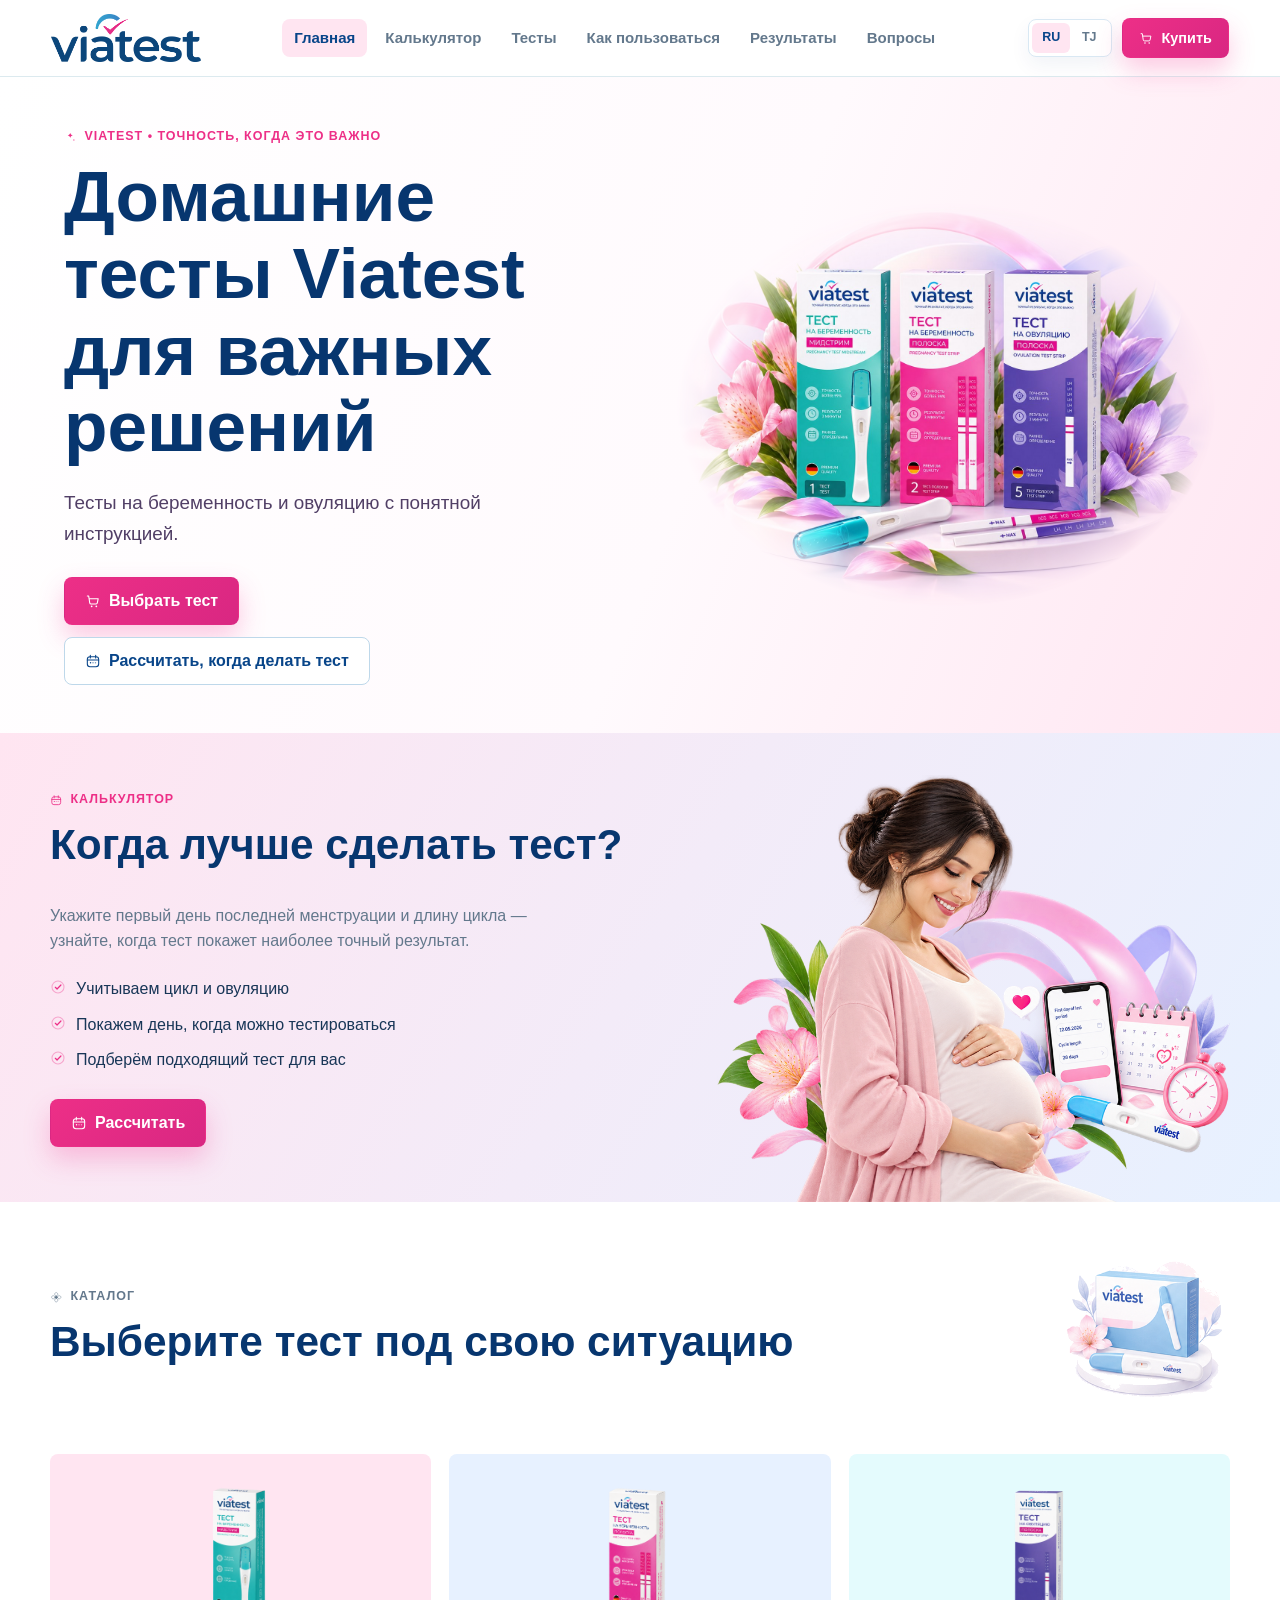
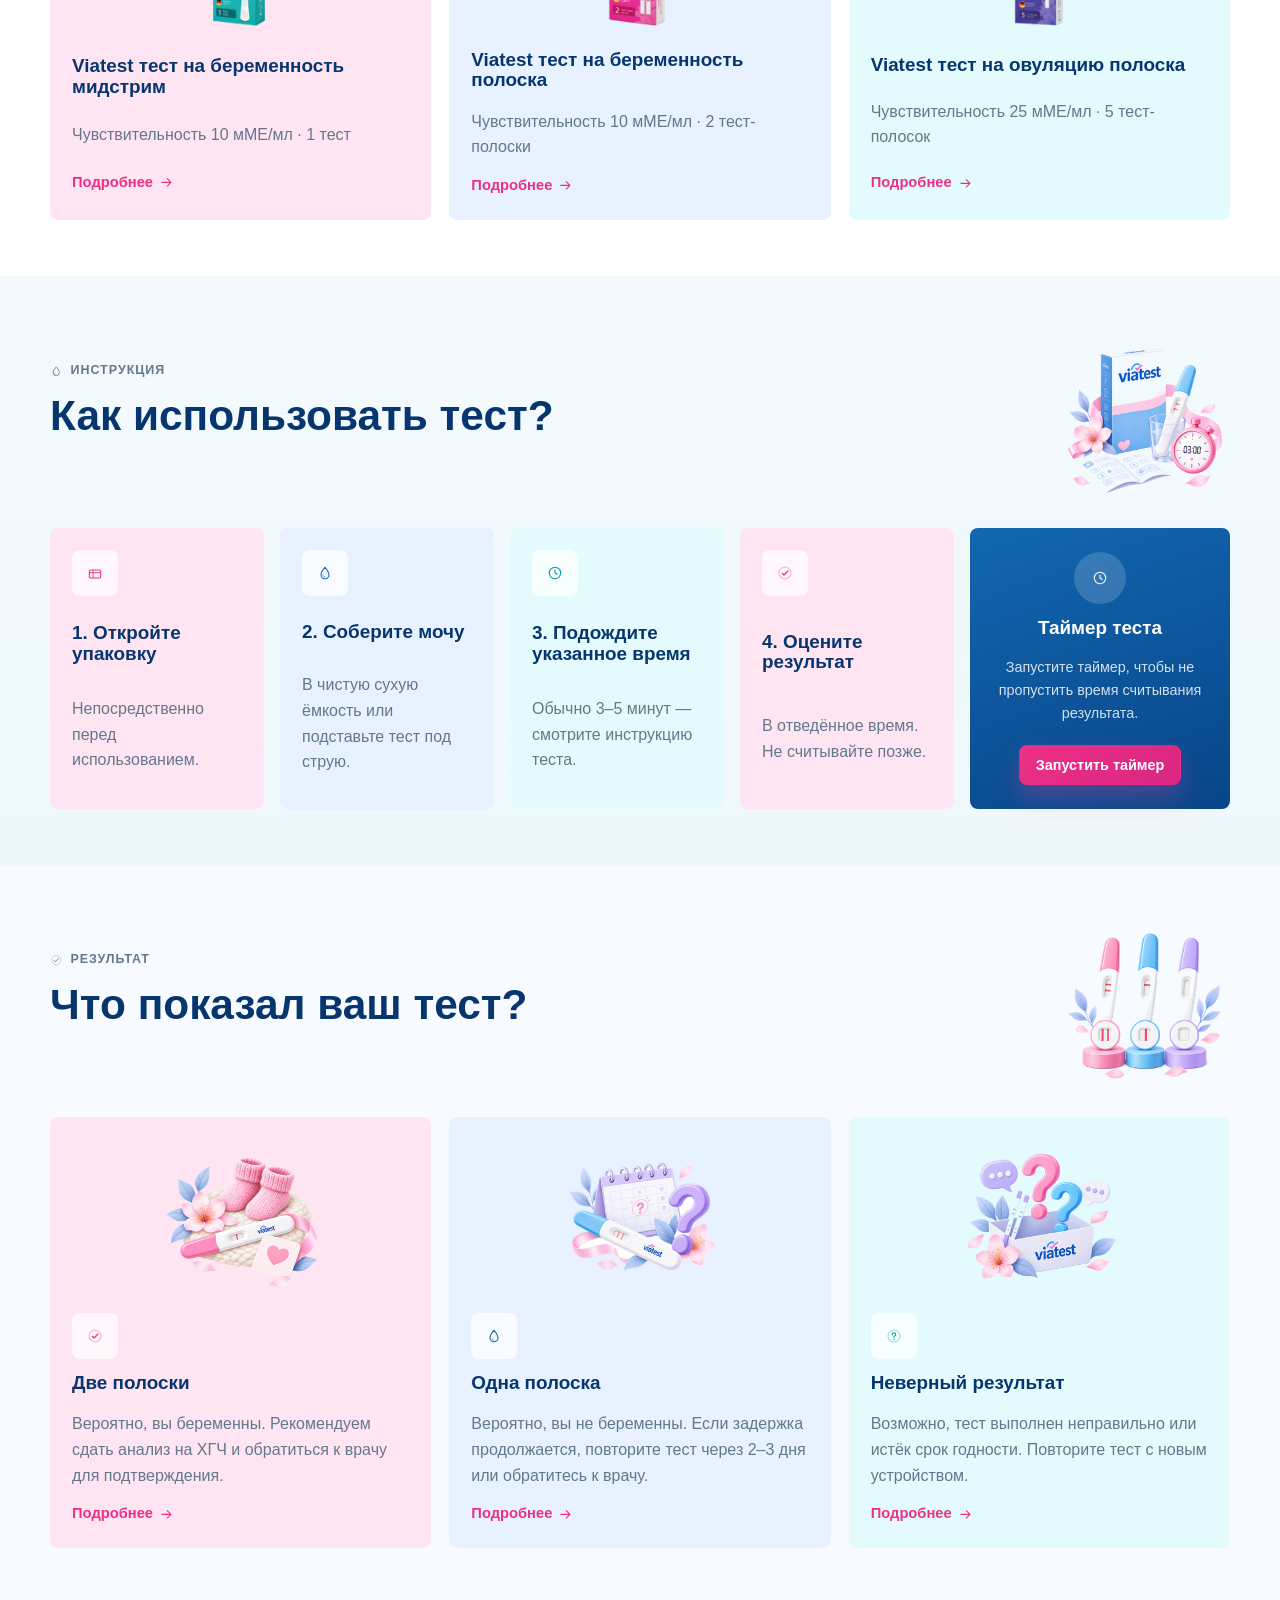
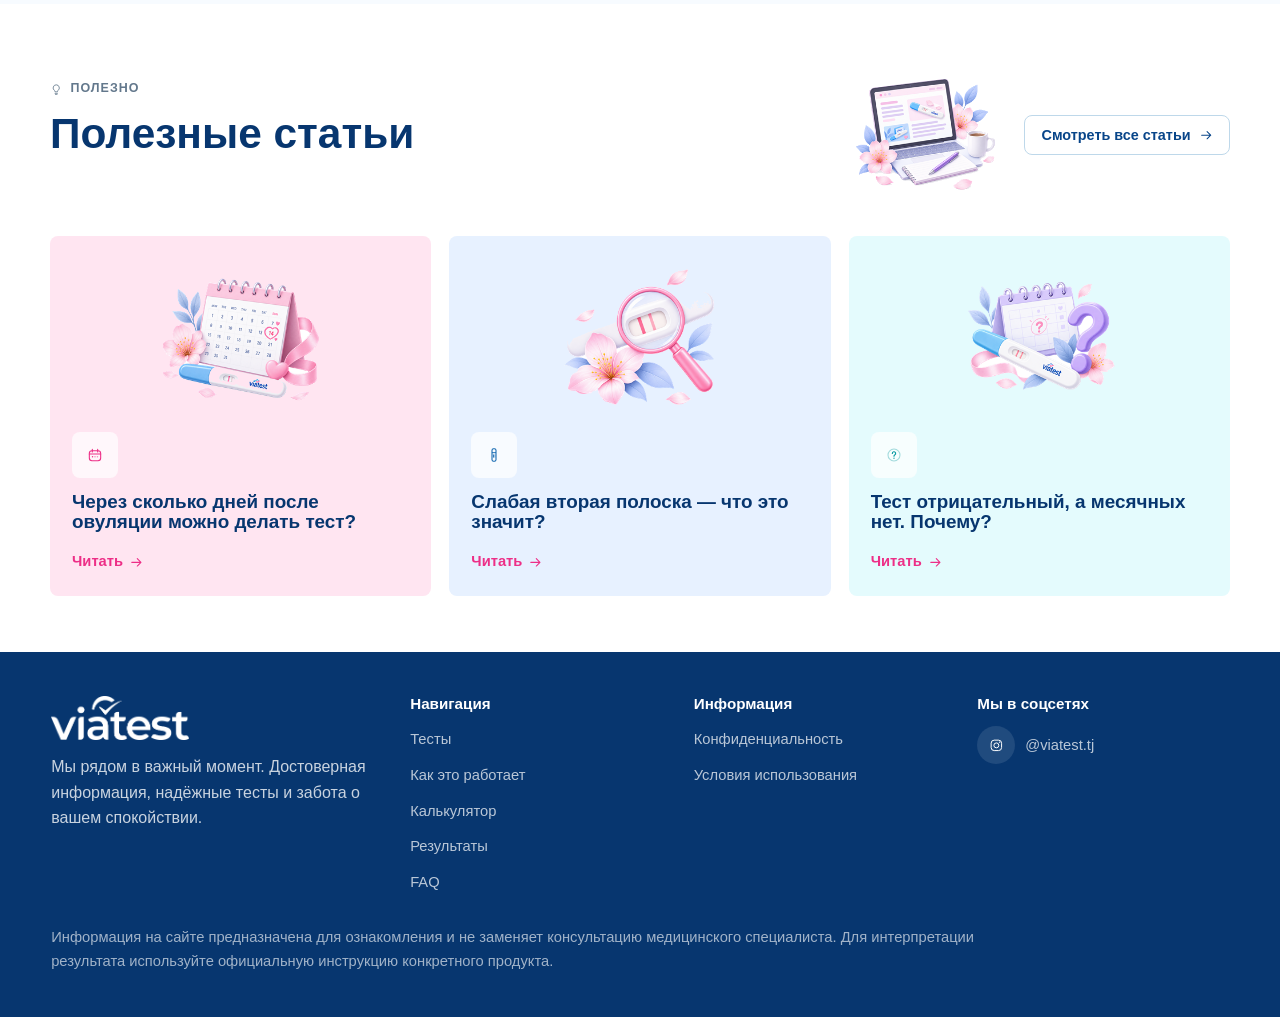
<file: index.html>
﻿<!doctype html>
<html lang="ru">
  <head>
    <meta charset="utf-8" />
    <meta name="viewport" content="width=device-width, initial-scale=1" />
    <title>Viatest — тесты на беременность и овуляцию</title>
    <meta
      name="description"
      content="Информационный сайт Viatest: как выбрать тест, когда проводить тестирование, как пользоваться и как читать результат по официальной инструкции."
    />
    <meta property="og:type" content="website" />
    <meta property="og:title" content="Viatest — тесты на беременность и овуляцию" />
    <meta
      property="og:description"
      content="Понятный и бережный путь: когда делать тест, какой выбрать, как использовать и что делать после результата."
    />
    <meta property="og:image" content="assets/products/hcg-midstream-box.png" />
    <meta name="theme-color" content="#fff9fd" />
    <link rel="icon" type="image/png" sizes="32x32" href="assets/logo/favicon-32.png" />
    <link rel="icon" type="image/png" sizes="192x192" href="assets/logo/favicon-192.png" />
    <link rel="apple-touch-icon" href="assets/logo/apple-touch-icon.png" />
    <link rel="stylesheet" href="styles.css" />
    <script type="application/ld+json">
      {
        "@context": "https://schema.org",
        "@type": "WebSite",
        "name": "Viatest",
        "url": "/",
        "inLanguage": "ru",
        "about": "Тесты на беременность и овуляцию Viatest"
      }
    </script>
  </head>
  <body>
    <svg xmlns="http://www.w3.org/2000/svg" style="display:none" aria-hidden="true">
      <symbol id="icon-flower" viewBox="0 0 24 24">
        <g fill="none" stroke="currentColor" stroke-width="1.6" stroke-linecap="round" stroke-linejoin="round">
          <circle cx="12" cy="12" r="2.4" fill="currentColor" stroke="none"/>
          <path d="M12 9.6c-1.6 0-3-1.2-3-3.3S10.4 3 12 3s3 1.6 3 3.3-1.4 3.3-3 3.3Z" opacity=".55"/>
          <path d="M12 14.4c1.6 0 3 1.2 3 3.3S13.6 21 12 21s-3-1.6-3-3.3 1.4-3.3 3-3.3Z" opacity=".55"/>
          <path d="M9.6 12c0 1.6-1.2 3-3.3 3S3 13.6 3 12s1.6-3 3.3-3 3.3 1.4 3.3 3Z" opacity=".55"/>
          <path d="M14.4 12c0-1.6 1.2-3 3.3-3S21 10.4 21 12s-1.6 3-3.3 3-3.3-1.4-3.3-3Z" opacity=".55"/>
        </g>
      </symbol>
      <symbol id="icon-drop" viewBox="0 0 24 24">
        <path d="M12 3.5s6 6.7 6 11.2a6 6 0 1 1-12 0c0-4.5 6-11.2 6-11.2Z" fill="none" stroke="currentColor" stroke-width="1.6" stroke-linejoin="round"/>
        <path d="M8.8 15.2a3.3 3.3 0 0 0 3.2 3.1" fill="none" stroke="currentColor" stroke-width="1.4" stroke-linecap="round" opacity=".6"/>
      </symbol>
      <symbol id="icon-calendar" viewBox="0 0 24 24">
        <rect x="3.5" y="5.5" width="17" height="15" rx="4" fill="none" stroke="currentColor" stroke-width="1.6"/>
        <path d="M8 3.5v4M16 3.5v4M3.5 10.5h17" stroke="currentColor" stroke-width="1.6" stroke-linecap="round"/>
        <circle cx="8.3" cy="14.5" r="1.1" fill="currentColor" stroke="none"/>
        <circle cx="12" cy="14.5" r="1.1" fill="currentColor" stroke="none" opacity=".55"/>
        <circle cx="15.7" cy="14.5" r="1.1" fill="currentColor" stroke="none" opacity=".55"/>
      </symbol>
      <symbol id="icon-heart" viewBox="0 0 24 24">
        <path d="M12 20s-7.4-4.6-9.6-9.2C1 7.4 2.6 4 6.2 4c2 0 3.6 1.1 4.6 2.6l1.2 1.8 1.2-1.8C14.2 5.1 15.8 4 17.8 4c3.6 0 5.2 3.4 3.8 6.8C19.4 15.4 12 20 12 20Z" fill="none" stroke="currentColor" stroke-width="1.6" stroke-linejoin="round"/>
      </symbol>
      <symbol id="icon-check" viewBox="0 0 24 24">
        <circle cx="12" cy="12" r="9" fill="none" stroke="currentColor" stroke-width="1.6" opacity=".35"/>
        <path d="M8 12.4l2.6 2.6L16.4 9" fill="none" stroke="currentColor" stroke-width="1.8" stroke-linecap="round" stroke-linejoin="round"/>
      </symbol>
      <symbol id="icon-clock" viewBox="0 0 24 24">
        <circle cx="12" cy="12" r="8.5" fill="none" stroke="currentColor" stroke-width="1.6"/>
        <path d="M12 7.5V12l3.2 1.9" fill="none" stroke="currentColor" stroke-width="1.6" stroke-linecap="round" stroke-linejoin="round"/>
      </symbol>
      <symbol id="icon-shield" viewBox="0 0 24 24">
        <path d="M12 3.5l7 2.6v5.4c0 5-3 7.9-7 9-4-1.1-7-4-7-9V6.1l7-2.6Z" fill="none" stroke="currentColor" stroke-width="1.6" stroke-linejoin="round"/>
        <path d="M9 12.2l2.1 2.1 3.9-4.1" fill="none" stroke="currentColor" stroke-width="1.6" stroke-linecap="round" stroke-linejoin="round"/>
      </symbol>
      <symbol id="icon-chat" viewBox="0 0 24 24">
        <path d="M4 5.5h16a1 1 0 0 1 1 1V15a1 1 0 0 1-1 1H9.5L5 19.5V16H4a1 1 0 0 1-1-1V6.5a1 1 0 0 1 1-1Z" fill="none" stroke="currentColor" stroke-width="1.6" stroke-linejoin="round"/>
        <circle cx="8.3" cy="10.7" r="1" fill="currentColor" stroke="none"/>
        <circle cx="12" cy="10.7" r="1" fill="currentColor" stroke="none" opacity=".6"/>
        <circle cx="15.7" cy="10.7" r="1" fill="currentColor" stroke="none" opacity=".6"/>
      </symbol>
      <symbol id="icon-leaf" viewBox="0 0 24 24">
        <path d="M5 19c8.5 0 14-5.5 14-14 0-.8-.05-1.4-.1-1.9C10.4 3.6 5 8.6 5 17c0 .5.05 1.3.1 2Z" fill="none" stroke="currentColor" stroke-width="1.6" stroke-linejoin="round"/>
        <path d="M6.5 17.5 17 7" fill="none" stroke="currentColor" stroke-width="1.4" stroke-linecap="round" opacity=".55"/>
      </symbol>
      <symbol id="icon-strip" viewBox="0 0 24 24">
        <rect x="9" y="2.5" width="6" height="19" rx="2.4" fill="none" stroke="currentColor" stroke-width="1.6"/>
        <path d="M9 8.5h6" stroke="currentColor" stroke-width="1.4"/>
        <rect x="10.4" y="11" width="1.4" height="5" rx=".7" fill="currentColor" stroke="none"/>
        <rect x="12.6" y="11" width="1.4" height="5" rx=".7" fill="currentColor" stroke="none" opacity=".55"/>
      </symbol>
      <symbol id="icon-box" viewBox="0 0 24 24">
        <path d="M12 3.5l8 4v9l-8 4-8-4v-9l8-4Z" fill="none" stroke="currentColor" stroke-width="1.6" stroke-linejoin="round"/>
        <path d="M4 7.5 12 11l8-3.5M12 11v10" fill="none" stroke="currentColor" stroke-width="1.4" stroke-linejoin="round" opacity=".6"/>
      </symbol>
      <symbol id="icon-sparkle" viewBox="0 0 24 24">
        <path d="M12 3.5c.6 3 2 4.4 5 5-3 .6-4.4 2-5 5-.6-3-2-4.4-5-5 3-.6 4.4-2 5-5Z" fill="currentColor" stroke="none"/>
        <path d="M19 15c.3 1.4.9 2 2.3 2.3-1.4.3-2 .9-2.3 2.3-.3-1.4-.9-2-2.3-2.3 1.4-.3 2-.9 2.3-2.3Z" fill="currentColor" stroke="none" opacity=".6"/>
      </symbol>
      <symbol id="icon-bulb" viewBox="0 0 24 24">
        <path d="M12 3.5a6 6 0 0 1 3.4 10.9c-.5.35-.9 1-.9 1.7V17H9.5v-.9c0-.7-.4-1.35-.9-1.7A6 6 0 0 1 12 3.5Z" fill="none" stroke="currentColor" stroke-width="1.6" stroke-linejoin="round"/>
        <path d="M9.7 20h4.6M10.4 22h3.2" stroke="currentColor" stroke-width="1.4" stroke-linecap="round"/>
      </symbol>
      <symbol id="icon-question" viewBox="0 0 24 24">
        <circle cx="12" cy="12" r="9" fill="none" stroke="currentColor" stroke-width="1.6" opacity=".35"/>
        <path d="M9.5 9.6a2.5 2.5 0 1 1 3.6 2.25c-.7.35-1.1.85-1.1 1.55v.4" fill="none" stroke="currentColor" stroke-width="1.7" stroke-linecap="round"/>
        <circle cx="12" cy="16.7" r="1" fill="currentColor" stroke="none"/>
      </symbol>
      <symbol id="icon-arrow-right" viewBox="0 0 24 24">
        <path d="M4.5 12h15M13.5 6l6 6-6 6" fill="none" stroke="currentColor" stroke-width="1.8" stroke-linecap="round" stroke-linejoin="round"/>
      </symbol>
      <symbol id="icon-cart" viewBox="0 0 24 24">
        <path d="M3.5 4.5h2l1.6 10.3a2 2 0 0 0 2 1.7h7.4a2 2 0 0 0 2-1.6l1.3-6.4H6.4" fill="none" stroke="currentColor" stroke-width="1.6" stroke-linecap="round" stroke-linejoin="round"/>
        <circle cx="10" cy="20" r="1.3" fill="currentColor" stroke="none"/>
        <circle cx="17" cy="20" r="1.3" fill="currentColor" stroke="none"/>
      </symbol>
      <symbol id="icon-sun" viewBox="0 0 24 24">
        <circle cx="12" cy="12" r="4" fill="none" stroke="currentColor" stroke-width="1.6"/>
        <path d="M12 2.8v2.4M12 18.8v2.4M4.9 4.9l1.7 1.7M17.4 17.4l1.7 1.7M2.8 12h2.4M18.8 12h2.4M4.9 19.1l1.7-1.7M17.4 6.6l1.7-1.7" stroke="currentColor" stroke-width="1.4" stroke-linecap="round"/>
      </symbol>
      <symbol id="icon-lock" viewBox="0 0 24 24">
        <rect x="5" y="10.5" width="14" height="10" rx="2.4" fill="none" stroke="currentColor" stroke-width="1.6"/>
        <path d="M8 10.5V8a4 4 0 0 1 8 0v2.5" fill="none" stroke="currentColor" stroke-width="1.6" stroke-linecap="round"/>
        <circle cx="12" cy="15" r="1.3" fill="currentColor" stroke="none"/>
      </symbol>
      <symbol id="icon-package" viewBox="0 0 24 24">
        <rect x="3.5" y="7.5" width="17" height="12" rx="2" fill="none" stroke="currentColor" stroke-width="1.6"/>
        <path d="M3.5 11.5h17M9 7.5v12" stroke="currentColor" stroke-width="1.4"/>
      </symbol>
      <symbol id="icon-truck" viewBox="0 0 24 24">
        <path d="M3 7h11v9H3zM14 10h4l3 3v3h-7z" fill="none" stroke="currentColor" stroke-width="1.6" stroke-linejoin="round"/>
        <circle cx="7.5" cy="18.5" r="1.6" fill="none" stroke="currentColor" stroke-width="1.5"/>
        <circle cx="17.5" cy="18.5" r="1.6" fill="none" stroke="currentColor" stroke-width="1.5"/>
      </symbol>
      <symbol id="icon-badge" viewBox="0 0 24 24">
        <circle cx="12" cy="9.5" r="5.5" fill="none" stroke="currentColor" stroke-width="1.6"/>
        <path d="M9 13.5 7.5 21l4.5-2.4 4.5 2.4-1.5-7.5" fill="none" stroke="currentColor" stroke-width="1.6" stroke-linejoin="round"/>
      </symbol>
      <symbol id="icon-bag" viewBox="0 0 24 24">
        <path d="M6 8h12l1 12.5H5L6 8Z" fill="none" stroke="currentColor" stroke-width="1.6" stroke-linejoin="round"/>
        <path d="M9 8V6a3 3 0 0 1 6 0v2" fill="none" stroke="currentColor" stroke-width="1.6" stroke-linecap="round"/>
      </symbol>
    </svg>

    <header class="site-header" id="top">
      <a class="brand" href="index.html" aria-label="Viatest">
        <img src="assets/logo/viatest-logo.png" alt="Viatest" width="2326" height="745" />
      </a>
      <button class="menu-toggle" type="button" aria-label="Открыть меню" aria-expanded="false">
        <span></span>
        <span></span>
        <span></span>
      </button>
      <nav class="main-nav" aria-label="Основная навигация">
        <a href="index.html" aria-current="page">Главная</a>
        <a href="calculator.html">Калькулятор</a>
        <a href="tests.html">Тесты</a>
        <a href="instructions.html">Как пользоваться</a>
        <a href="results.html">Результаты</a>
        <a href="faq.html">Вопросы</a>
      </nav>
      <div class="header-actions">
        <div class="language-switcher" role="group" aria-label="Язык сайта">
          <button class="language-option is-active" type="button" data-lang-switch="ru">RU</button>
          <button class="language-option" type="button" data-lang-switch="tj">TJ</button>
        </div>
        <a class="button button-primary button-small" href="#" data-buy="default" data-place="header"
          ><svg class="icon"><use href="#icon-cart"></use></svg>Купить</a
        >
      </div>
    </header>

    <main>
      <section class="hero section-band" aria-labelledby="hero-title">
        <span class="hero-blob hero-blob-1" aria-hidden="true"></span>
        <span class="hero-blob hero-blob-2" aria-hidden="true"></span>
        <div class="hero-copy">
          <p class="eyebrow"><svg class="icon"><use href="#icon-sparkle"></use></svg>Viatest • точность, когда это важно</p>
          <h1 id="hero-title">Домашние тесты Viatest для важных решений</h1>
          <p class="hero-lead">Тесты на беременность и овуляцию с понятной инструкцией.</p>
          <div class="hero-actions">
            <a class="button button-primary" href="tests.html"
              ><svg class="icon"><use href="#icon-cart"></use></svg>Выбрать тест</a
            >
            <a class="button button-secondary" href="calculator.html"
              ><svg class="icon"><use href="#icon-calendar"></use></svg>Рассчитать, когда делать тест</a
            >
          </div>
        </div>
        <div class="hero-media" aria-label="Упаковки тестов Viatest">
          <img class="hero-composition hero-banner" src="assets/products/viatest-hero-banner.jpg" alt="Линейка тестов Viatest на беременность и овуляцию" width="1448" height="1086" />
        </div>
      </section>

      <section class="calc-teaser section-band" aria-labelledby="calc-teaser-title">
        <div class="section-inner calc-teaser-layout">
          <div>
            <p class="eyebrow"><svg class="icon"><use href="#icon-calendar"></use></svg>Калькулятор</p>
            <h2 id="calc-teaser-title">Когда лучше сделать тест?</h2>
            <p style="color: var(--muted); max-width: 480px">
              Укажите первый день последней менструации и длину цикла — узнайте, когда тест покажет наиболее точный результат.
            </p>
            <ul class="calc-teaser-list">
              <li><svg class="icon"><use href="#icon-check"></use></svg>Учитываем цикл и овуляцию</li>
              <li><svg class="icon"><use href="#icon-check"></use></svg>Покажем день, когда можно тестироваться</li>
              <li><svg class="icon"><use href="#icon-check"></use></svg>Подберём подходящий тест для вас</li>
            </ul>
            <a class="button button-primary" href="calculator.html"
              ><svg class="icon"><use href="#icon-calendar"></use></svg>Рассчитать</a
            >
          </div>
          <div class="calc-illustration calc-illustration-woman" aria-hidden="true">
            <img class="calc-woman" src="assets/illustrations/pregnant-woman.png" alt="" width="900" height="750" loading="lazy" />
          </div>
        </div>
      </section>

      <section class="quick-choice" aria-labelledby="quick-title">
        <div class="section-inner">
          <div class="section-heading section-heading-illustrated">
            <div>
              <p class="eyebrow"><svg class="icon"><use href="#icon-flower"></use></svg>Каталог</p>
              <h2 id="quick-title">Выберите тест под свою ситуацию</h2>
            </div>
            <img class="section-illustration" src="assets/illustrations/buy-viatest.png" alt="" width="280" height="280" loading="lazy" />
          </div>
          <div class="mini-grid mini-grid-3" id="product-teaser-grid"></div>
        </div>
      </section>

      <section class="steps-section section-band" aria-labelledby="steps-title">
        <div class="section-inner">
          <div class="section-heading section-heading-illustrated">
            <div>
              <p class="eyebrow"><svg class="icon"><use href="#icon-drop"></use></svg>Инструкция</p>
              <h2 id="steps-title">Как использовать тест?</h2>
            </div>
            <img class="section-illustration" src="assets/illustrations/how-to-use.png" alt="" width="280" height="280" loading="lazy" />
          </div>
          <div class="steps-row">
            <article class="mini-card tone-pink reveal">
              <span class="mini-card-icon"><svg class="icon"><use href="#icon-package"></use></svg></span>
              <h3>1. Откройте упаковку</h3>
              <p>Непосредственно перед использованием.</p>
            </article>
            <article class="mini-card tone-violet reveal">
              <span class="mini-card-icon"><svg class="icon"><use href="#icon-drop"></use></svg></span>
              <h3>2. Соберите мочу</h3>
              <p>В чистую сухую ёмкость или подставьте тест под струю.</p>
            </article>
            <article class="mini-card tone-blue reveal">
              <span class="mini-card-icon"><svg class="icon"><use href="#icon-clock"></use></svg></span>
              <h3>3. Подождите указанное время</h3>
              <p>Обычно 3–5 минут — смотрите инструкцию теста.</p>
            </article>
            <article class="mini-card tone-pink reveal">
              <span class="mini-card-icon"><svg class="icon"><use href="#icon-check"></use></svg></span>
              <h3>4. Оцените результат</h3>
              <p>В отведённое время. Не считывайте позже.</p>
            </article>
            <div class="timer-teaser reveal">
              <span class="timer-teaser-icon"><svg class="icon"><use href="#icon-clock"></use></svg></span>
              <h3>Таймер теста</h3>
              <p>Запустите таймер, чтобы не пропустить время считывания результата.</p>
              <a class="button button-primary button-small" href="instructions.html">Запустить таймер</a>
            </div>
          </div>
        </div>
      </section>

      <section class="results-teaser" aria-labelledby="results-teaser-title">
        <div class="section-inner">
          <div class="section-heading section-heading-illustrated">
            <div>
              <p class="eyebrow"><svg class="icon"><use href="#icon-check"></use></svg>Результат</p>
              <h2 id="results-teaser-title">Что показал ваш тест?</h2>
            </div>
            <img class="section-illustration" src="assets/illustrations/test-results.png" alt="" width="280" height="280" loading="lazy" />
          </div>
          <div class="mini-grid mini-grid-3">
            <a class="mini-card tone-pink reveal" href="results.html">
              <img src="assets/illustrations/positive-next-step.png" alt="" width="280" height="280" loading="lazy" />
              <span class="mini-card-icon"><svg class="icon"><use href="#icon-check"></use></svg></span>
              <h3>Две полоски</h3>
              <p>Вероятно, вы беременны. Рекомендуем сдать анализ на ХГЧ и обратиться к врачу для подтверждения.</p>
              <span class="link-arrow">Подробнее <svg class="icon"><use href="#icon-arrow-right"></use></svg></span>
            </a>
            <a class="mini-card tone-violet reveal" href="results.html">
              <img src="assets/illustrations/negative-delay.png" alt="" width="280" height="280" loading="lazy" />
              <span class="mini-card-icon"><svg class="icon"><use href="#icon-drop"></use></svg></span>
              <h3>Одна полоска</h3>
              <p>Вероятно, вы не беременны. Если задержка продолжается, повторите тест через 2–3 дня или обратитесь к врачу.</p>
              <span class="link-arrow">Подробнее <svg class="icon"><use href="#icon-arrow-right"></use></svg></span>
            </a>
            <a class="mini-card tone-blue reveal" href="results.html">
              <img src="assets/illustrations/faq.png" alt="" width="280" height="280" loading="lazy" />
              <span class="mini-card-icon"><svg class="icon"><use href="#icon-question"></use></svg></span>
              <h3>Неверный результат</h3>
              <p>Возможно, тест выполнен неправильно или истёк срок годности. Повторите тест с новым устройством.</p>
              <span class="link-arrow">Подробнее <svg class="icon"><use href="#icon-arrow-right"></use></svg></span>
            </a>
          </div>
        </div>
      </section>

      <section class="articles section-band" aria-labelledby="articles-title">
        <div class="section-inner">
          <div class="section-heading section-heading-row section-heading-illustrated">
            <div>
              <p class="eyebrow"><svg class="icon"><use href="#icon-bulb"></use></svg>Полезно</p>
              <h2 id="articles-title">Полезные статьи</h2>
            </div>
            <img class="section-illustration" src="assets/illustrations/articles.png" alt="" width="280" height="280" loading="lazy" />
            <a class="button-secondary button button-small" href="faq.html"
              >Смотреть все статьи <svg class="icon"><use href="#icon-arrow-right"></use></svg></a
            >
          </div>
          <div class="mini-grid mini-grid-3">
            <a class="mini-card tone-pink reveal" href="faq.html">
              <img src="assets/illustrations/when-to-test.png" alt="" width="280" height="280" loading="lazy" />
              <span class="mini-card-icon"><svg class="icon"><use href="#icon-calendar"></use></svg></span>
              <h3>Через сколько дней после овуляции можно делать тест?</h3>
              <span class="link-arrow">Читать <svg class="icon"><use href="#icon-arrow-right"></use></svg></span>
            </a>
            <a class="mini-card tone-violet reveal" href="faq.html">
              <img src="assets/illustrations/faint-second-line.png" alt="" width="280" height="280" loading="lazy" />
              <span class="mini-card-icon"><svg class="icon"><use href="#icon-strip"></use></svg></span>
              <h3>Слабая вторая полоска — что это значит?</h3>
              <span class="link-arrow">Читать <svg class="icon"><use href="#icon-arrow-right"></use></svg></span>
            </a>
            <a class="mini-card tone-blue reveal" href="faq.html">
              <img src="assets/illustrations/negative-delay.png" alt="" width="280" height="280" loading="lazy" />
              <span class="mini-card-icon"><svg class="icon"><use href="#icon-question"></use></svg></span>
              <h3>Тест отрицательный, а месячных нет. Почему?</h3>
              <span class="link-arrow">Читать <svg class="icon"><use href="#icon-arrow-right"></use></svg></span>
            </a>
          </div>
        </div>
      </section>
    </main>

    <footer class="site-footer footer-columns">
      <div class="footer-main">
        <img src="assets/logo/viatest-logo.png" alt="Viatest" width="2326" height="745" />
        <p>Мы рядом в важный момент. Достоверная информация, надёжные тесты и забота о вашем спокойствии.</p>
      </div>
      <div class="footer-col">
        <h3>Навигация</h3>
        <ul class="footer-col-links">
          <li><a href="tests.html">Тесты</a></li>
          <li><a href="instructions.html">Как это работает</a></li>
          <li><a href="calculator.html">Калькулятор</a></li>
          <li><a href="results.html">Результаты</a></li>
          <li><a href="faq.html">FAQ</a></li>
        </ul>
      </div>
      <div class="footer-col">
        <h3>Информация</h3>
        <ul class="footer-col-links">
          <li><a href="faq.html">Конфиденциальность</a></li>
          <li><a href="faq.html">Условия использования</a></li>
        </ul>
      </div>
      <div class="footer-col">
        <h3>Мы в соцсетях</h3>
        <div class="footer-social">
          <a href="https://www.instagram.com/viatest.tj?stkn=OWJrdm1ncm02MjZ6&amp;utm_source=qr" target="_blank" rel="noopener noreferrer" aria-label="Instagram @viatest.tj">
            <span><svg class="icon" viewBox="0 0 24 24" aria-hidden="true"><rect x="3.5" y="3.5" width="17" height="17" rx="5" fill="none" stroke="currentColor" stroke-width="1.6"/><circle cx="12" cy="12" r="4" fill="none" stroke="currentColor" stroke-width="1.6"/><circle cx="17.2" cy="6.8" r="1.1" fill="currentColor"/></svg></span>
            @viatest.tj
          </a>
        </div>
      </div>
      <p class="disclaimer">
        Информация на сайте предназначена для ознакомления и не заменяет консультацию медицинского специалиста. Для интерпретации результата используйте официальную инструкцию конкретного продукта.
      </p>
    </footer>

    <a class="sticky-buy" href="#" data-buy="default" data-place="sticky_mobile"
      ><svg class="icon"><use href="#icon-cart"></use></svg>Купить</a
    >
    <script src="app.js" defer></script>
  </body>
</html>
</file>
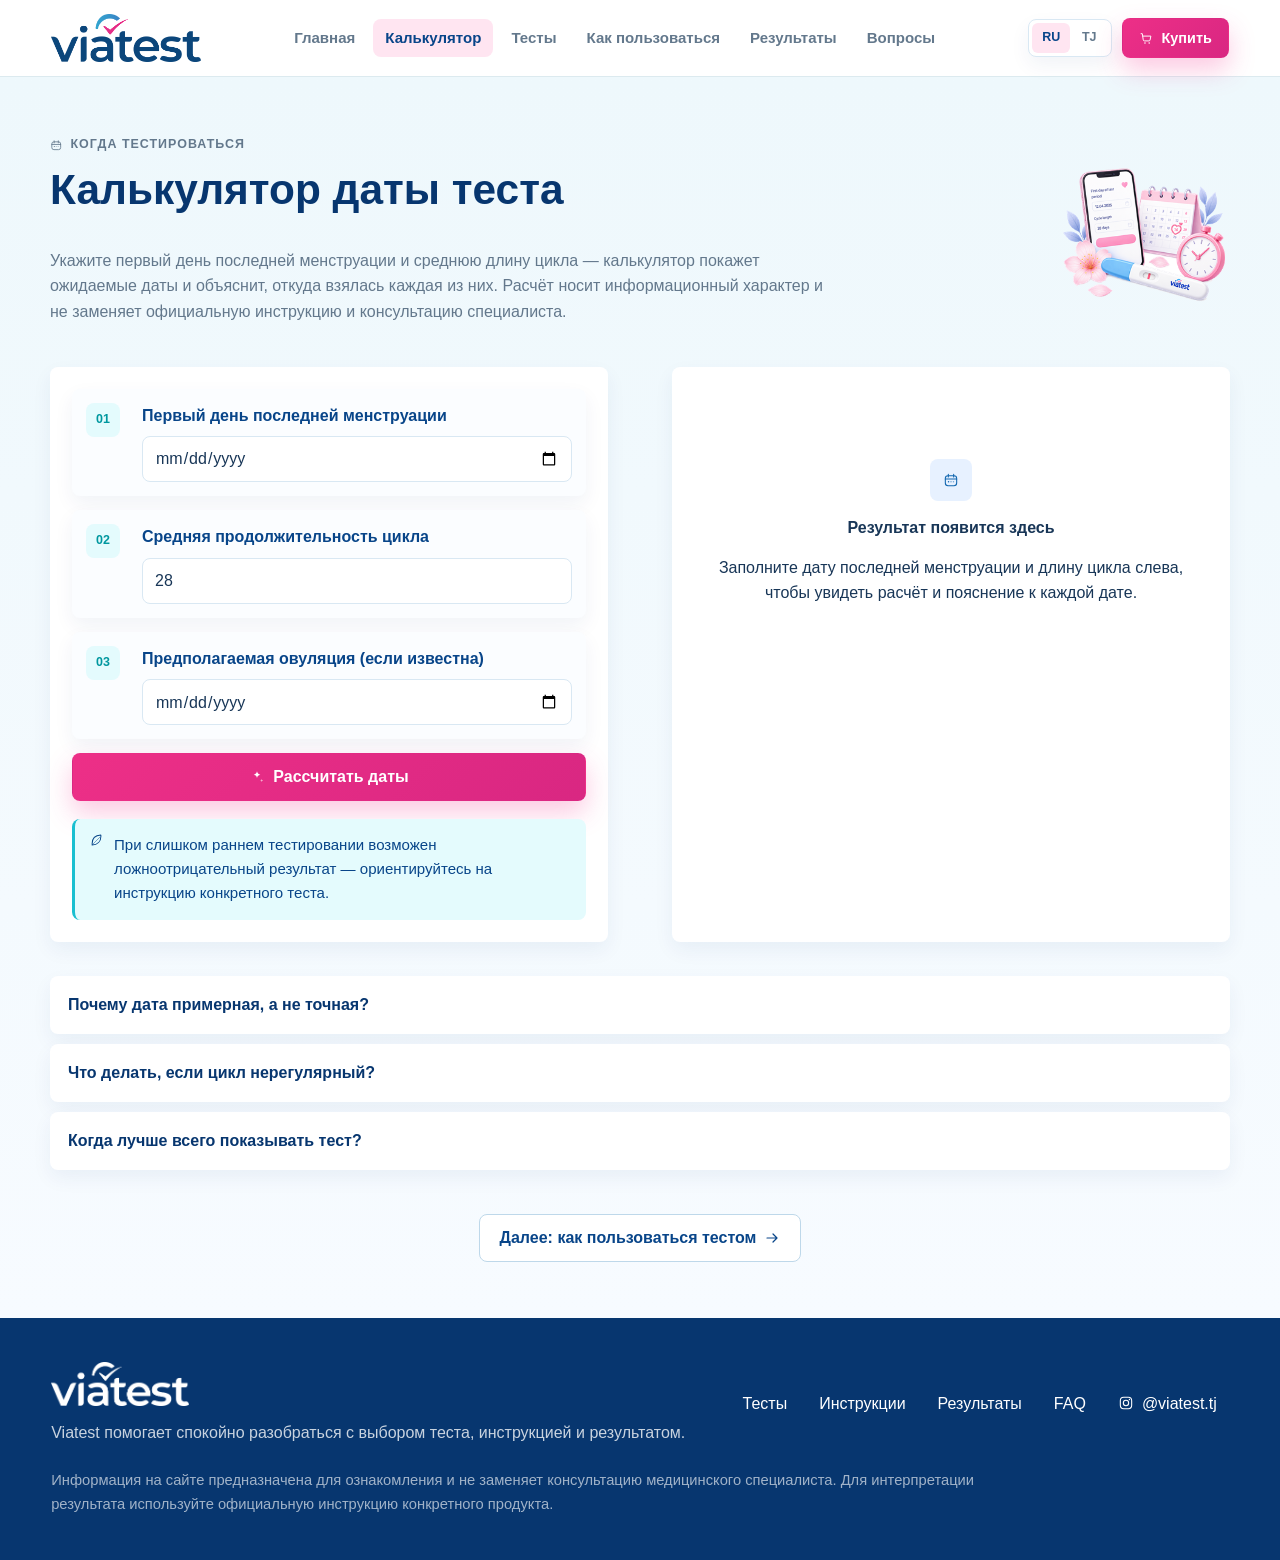
<file: calculator.html>
﻿<!doctype html>
<html lang="ru">
  <head>
    <meta charset="utf-8" />
    <meta name="viewport" content="width=device-width, initial-scale=1" />
    <title>Калькулятор даты теста — Viatest</title>
    <meta
      name="description"
      content="Рассчитайте ожидаемую дату менструации и день старта теста на овуляцию по первому дню последней менструации и длине цикла."
    />
    <meta name="theme-color" content="#eef7fa" />
    <link rel="icon" type="image/png" sizes="32x32" href="assets/logo/favicon-32.png" />
    <link rel="icon" type="image/png" sizes="192x192" href="assets/logo/favicon-192.png" />
    <link rel="apple-touch-icon" href="assets/logo/apple-touch-icon.png" />
    <link rel="stylesheet" href="styles.css" />
  </head>
  <body>
    <svg xmlns="http://www.w3.org/2000/svg" style="display:none" aria-hidden="true">
      <symbol id="icon-flower" viewBox="0 0 24 24">
        <g fill="none" stroke="currentColor" stroke-width="1.6" stroke-linecap="round" stroke-linejoin="round">
          <circle cx="12" cy="12" r="2.4" fill="currentColor" stroke="none"/>
          <path d="M12 9.6c-1.6 0-3-1.2-3-3.3S10.4 3 12 3s3 1.6 3 3.3-1.4 3.3-3 3.3Z" opacity=".55"/>
          <path d="M12 14.4c1.6 0 3 1.2 3 3.3S13.6 21 12 21s-3-1.6-3-3.3 1.4-3.3 3-3.3Z" opacity=".55"/>
          <path d="M9.6 12c0 1.6-1.2 3-3.3 3S3 13.6 3 12s1.6-3 3.3-3 3.3 1.4 3.3 3Z" opacity=".55"/>
          <path d="M14.4 12c0-1.6 1.2-3 3.3-3S21 10.4 21 12s-1.6 3-3.3 3-3.3-1.4-3.3-3Z" opacity=".55"/>
        </g>
      </symbol>
      <symbol id="icon-drop" viewBox="0 0 24 24">
        <path d="M12 3.5s6 6.7 6 11.2a6 6 0 1 1-12 0c0-4.5 6-11.2 6-11.2Z" fill="none" stroke="currentColor" stroke-width="1.6" stroke-linejoin="round"/>
        <path d="M8.8 15.2a3.3 3.3 0 0 0 3.2 3.1" fill="none" stroke="currentColor" stroke-width="1.4" stroke-linecap="round" opacity=".6"/>
      </symbol>
      <symbol id="icon-calendar" viewBox="0 0 24 24">
        <rect x="3.5" y="5.5" width="17" height="15" rx="4" fill="none" stroke="currentColor" stroke-width="1.6"/>
        <path d="M8 3.5v4M16 3.5v4M3.5 10.5h17" stroke="currentColor" stroke-width="1.6" stroke-linecap="round"/>
        <circle cx="8.3" cy="14.5" r="1.1" fill="currentColor" stroke="none"/>
        <circle cx="12" cy="14.5" r="1.1" fill="currentColor" stroke="none" opacity=".55"/>
        <circle cx="15.7" cy="14.5" r="1.1" fill="currentColor" stroke="none" opacity=".55"/>
      </symbol>
      <symbol id="icon-heart" viewBox="0 0 24 24">
        <path d="M12 20s-7.4-4.6-9.6-9.2C1 7.4 2.6 4 6.2 4c2 0 3.6 1.1 4.6 2.6l1.2 1.8 1.2-1.8C14.2 5.1 15.8 4 17.8 4c3.6 0 5.2 3.4 3.8 6.8C19.4 15.4 12 20 12 20Z" fill="none" stroke="currentColor" stroke-width="1.6" stroke-linejoin="round"/>
      </symbol>
      <symbol id="icon-clock" viewBox="0 0 24 24">
        <circle cx="12" cy="12" r="8.5" fill="none" stroke="currentColor" stroke-width="1.6"/>
        <path d="M12 7.5V12l3.2 1.9" fill="none" stroke="currentColor" stroke-width="1.6" stroke-linecap="round" stroke-linejoin="round"/>
      </symbol>
      <symbol id="icon-sun" viewBox="0 0 24 24">
        <circle cx="12" cy="12" r="4" fill="none" stroke="currentColor" stroke-width="1.6"/>
        <path d="M12 2.8v2.4M12 18.8v2.4M4.9 4.9l1.7 1.7M17.4 17.4l1.7 1.7M2.8 12h2.4M18.8 12h2.4M4.9 19.1l1.7-1.7M17.4 6.6l1.7-1.7" stroke="currentColor" stroke-width="1.4" stroke-linecap="round"/>
      </symbol>
      <symbol id="icon-leaf" viewBox="0 0 24 24">
        <path d="M5 19c8.5 0 14-5.5 14-14 0-.8-.05-1.4-.1-1.9C10.4 3.6 5 8.6 5 17c0 .5.05 1.3.1 2Z" fill="none" stroke="currentColor" stroke-width="1.6" stroke-linejoin="round"/>
        <path d="M6.5 17.5 17 7" fill="none" stroke="currentColor" stroke-width="1.4" stroke-linecap="round" opacity=".55"/>
      </symbol>
      <symbol id="icon-question" viewBox="0 0 24 24">
        <circle cx="12" cy="12" r="9" fill="none" stroke="currentColor" stroke-width="1.6" opacity=".35"/>
        <path d="M9.5 9.6a2.5 2.5 0 1 1 3.6 2.25c-.7.35-1.1.85-1.1 1.55v.4" fill="none" stroke="currentColor" stroke-width="1.7" stroke-linecap="round"/>
        <circle cx="12" cy="16.7" r="1" fill="currentColor" stroke="none"/>
      </symbol>
      <symbol id="icon-arrow-right" viewBox="0 0 24 24">
        <path d="M4.5 12h15M13.5 6l6 6-6 6" fill="none" stroke="currentColor" stroke-width="1.8" stroke-linecap="round" stroke-linejoin="round"/>
      </symbol>
      <symbol id="icon-sparkle" viewBox="0 0 24 24">
        <path d="M12 3.5c.6 3 2 4.4 5 5-3 .6-4.4 2-5 5-.6-3-2-4.4-5-5 3-.6 4.4-2 5-5Z" fill="currentColor" stroke="none"/>
        <path d="M19 15c.3 1.4.9 2 2.3 2.3-1.4.3-2 .9-2.3 2.3-.3-1.4-.9-2-2.3-2.3 1.4-.3 2-.9 2.3-2.3Z" fill="currentColor" stroke="none" opacity=".6"/>
      </symbol>
      <symbol id="icon-cart" viewBox="0 0 24 24">
        <path d="M3.5 4.5h2l1.6 10.3a2 2 0 0 0 2 1.7h7.4a2 2 0 0 0 2-1.6l1.3-6.4H6.4" fill="none" stroke="currentColor" stroke-width="1.6" stroke-linecap="round" stroke-linejoin="round"/>
        <circle cx="10" cy="20" r="1.3" fill="currentColor" stroke="none"/>
        <circle cx="17" cy="20" r="1.3" fill="currentColor" stroke="none"/>
      </symbol>
    </svg>

    <header class="site-header" id="top">
      <a class="brand" href="index.html" aria-label="Viatest">
        <img src="assets/logo/viatest-logo.png" alt="Viatest" width="2326" height="745" />
      </a>
      <button class="menu-toggle" type="button" aria-label="Открыть меню" aria-expanded="false">
        <span></span>
        <span></span>
        <span></span>
      </button>
      <nav class="main-nav" aria-label="Основная навигация">
        <a href="index.html">Главная</a>
        <a href="calculator.html" aria-current="page">Калькулятор</a>
        <a href="tests.html">Тесты</a>
        <a href="instructions.html">Как пользоваться</a>
        <a href="results.html">Результаты</a>
        <a href="faq.html">Вопросы</a>
      </nav>
      <div class="header-actions">
        <div class="language-switcher" role="group" aria-label="Язык сайта">
          <button class="language-option is-active" type="button" data-lang-switch="ru">RU</button>
          <button class="language-option" type="button" data-lang-switch="tj">TJ</button>
        </div>
        <a class="button button-primary button-small" href="#" data-buy="default" data-place="header"
          ><svg class="icon"><use href="#icon-cart"></use></svg>Купить</a
        >
      </div>
    </header>

    <main>
      <section class="calculator-hub" id="when" aria-labelledby="when-title">
        <div class="section-inner">
          <div class="section-heading calculator-heading section-heading-illustrated">
            <div>
              <p class="eyebrow"><svg class="icon"><use href="#icon-calendar"></use></svg>Когда тестироваться</p>
              <h2 id="when-title">Калькулятор даты теста</h2>
              <p>
                Укажите первый день последней менструации и среднюю длину цикла — калькулятор покажет ожидаемые даты и объяснит, откуда взялась каждая из них. Расчёт носит информационный характер и не заменяет официальную инструкцию и консультацию специалиста.
              </p>
            </div>
            <img class="section-illustration" src="assets/illustrations/test-calculator.png" alt="" width="280" height="280" loading="lazy" />
          </div>

          <div class="calculator-layout">
            <form class="calculator-panel" id="date-calculator">
              <label class="calculator-field">
                <span class="field-step">01</span>
                <span class="field-body">
                  <span class="field-label">Первый день последней менструации</span>
                  <input type="date" id="last-period" required />
                </span>
              </label>
              <label class="calculator-field">
                <span class="field-step">02</span>
                <span class="field-body">
                  <span class="field-label">Средняя продолжительность цикла</span>
                  <input type="number" id="cycle-length" min="21" max="40" value="28" required />
                </span>
              </label>
              <label class="calculator-field">
                <span class="field-step">03</span>
                <span class="field-body">
                  <span class="field-label">Предполагаемая овуляция (если известна)</span>
                  <input type="date" id="ovulation-date" />
                </span>
              </label>
              <button class="button button-primary calculator-submit" type="submit">
                <svg class="icon"><use href="#icon-sparkle"></use></svg>Рассчитать даты
              </button>
              <div class="notice">
                <svg class="icon"><use href="#icon-leaf"></use></svg>
                <span>При слишком раннем тестировании возможен ложноотрицательный результат — ориентируйтесь на инструкцию конкретного теста.</span>
              </div>
            </form>

            <div class="result-card-hub" id="calculator-output" aria-live="polite">
              <div class="result-empty" id="result-empty">
                <span class="result-empty-icon" aria-hidden="true"><svg class="icon"><use href="#icon-calendar"></use></svg></span>
                <strong>Результат появится здесь</strong>
                <p>Заполните дату последней менструации и длину цикла слева, чтобы увидеть расчёт и пояснение к каждой дате.</p>
              </div>
              <div class="result-rows" id="result-rows" hidden></div>
            </div>
          </div>

          <div class="calculator-faq accordion">
            <details>
              <summary>Почему дата примерная, а не точная?</summary>
              <p>Расчёт строится на средней длине цикла, которую вы указали. Реальная овуляция и начало следующей менструации могут сдвигаться на несколько дней даже при регулярном цикле, поэтому дата — ориентир, а не гарантия.</p>
            </details>
            <details>
              <summary>Что делать, если цикл нерегулярный?</summary>
              <p>При нерегулярном цикле расчёт менее надёжен. Ориентируйтесь на собственные наблюдения за циклом и, при необходимости, на рекомендации специалиста, а тест проводите по инструкции конкретного продукта.</p>
            </details>
            <details>
              <summary>Когда лучше всего показывать тест?</summary>
              <p>Для ХГЧ-теста инструкция рекомендует первую утреннюю мочу — она более концентрированная. Для ЛГ-теста первая утренняя моча не рекомендуется, лучше собирать образец между 10:00 и 20:00.</p>
            </details>
          </div>

          <div class="hero-actions" style="justify-content: center; margin-top: 44px">
            <a class="button button-secondary" href="instructions.html"
              >Далее: как пользоваться тестом <svg class="icon"><use href="#icon-arrow-right"></use></svg></a
            >
          </div>
        </div>
      </section>
    </main>

    <footer class="site-footer">
      <div class="footer-main">
        <img src="assets/logo/viatest-logo.png" alt="Viatest" width="2326" height="745" />
        <p>Viatest помогает спокойно разобраться с выбором теста, инструкцией и результатом.</p>
      </div>
      <nav class="footer-nav" aria-label="Навигация в подвале">
        <a href="tests.html">Тесты</a>
        <a href="instructions.html">Инструкции</a>
        <a href="results.html">Результаты</a>
        <a href="faq.html">FAQ</a>
        <a class="footer-instagram" href="https://www.instagram.com/viatest.tj?stkn=OWJrdm1ncm02MjZ6&amp;utm_source=qr" target="_blank" rel="noopener noreferrer" aria-label="Instagram @viatest.tj"><svg class="icon" viewBox="0 0 24 24" aria-hidden="true"><rect x="3.5" y="3.5" width="17" height="17" rx="5" fill="none" stroke="currentColor" stroke-width="1.6"/><circle cx="12" cy="12" r="4" fill="none" stroke="currentColor" stroke-width="1.6"/><circle cx="17.2" cy="6.8" r="1.1" fill="currentColor"/></svg>@viatest.tj</a>
      </nav>
      <p class="disclaimer">
        Информация на сайте предназначена для ознакомления и не заменяет консультацию медицинского специалиста. Для интерпретации результата используйте официальную инструкцию конкретного продукта.
      </p>
    </footer>

    <a class="sticky-buy" href="#" data-buy="default" data-place="sticky_mobile"
      ><svg class="icon"><use href="#icon-cart"></use></svg>Купить</a
    >
    <script src="app.js" defer></script>
  </body>
</html>
</file>
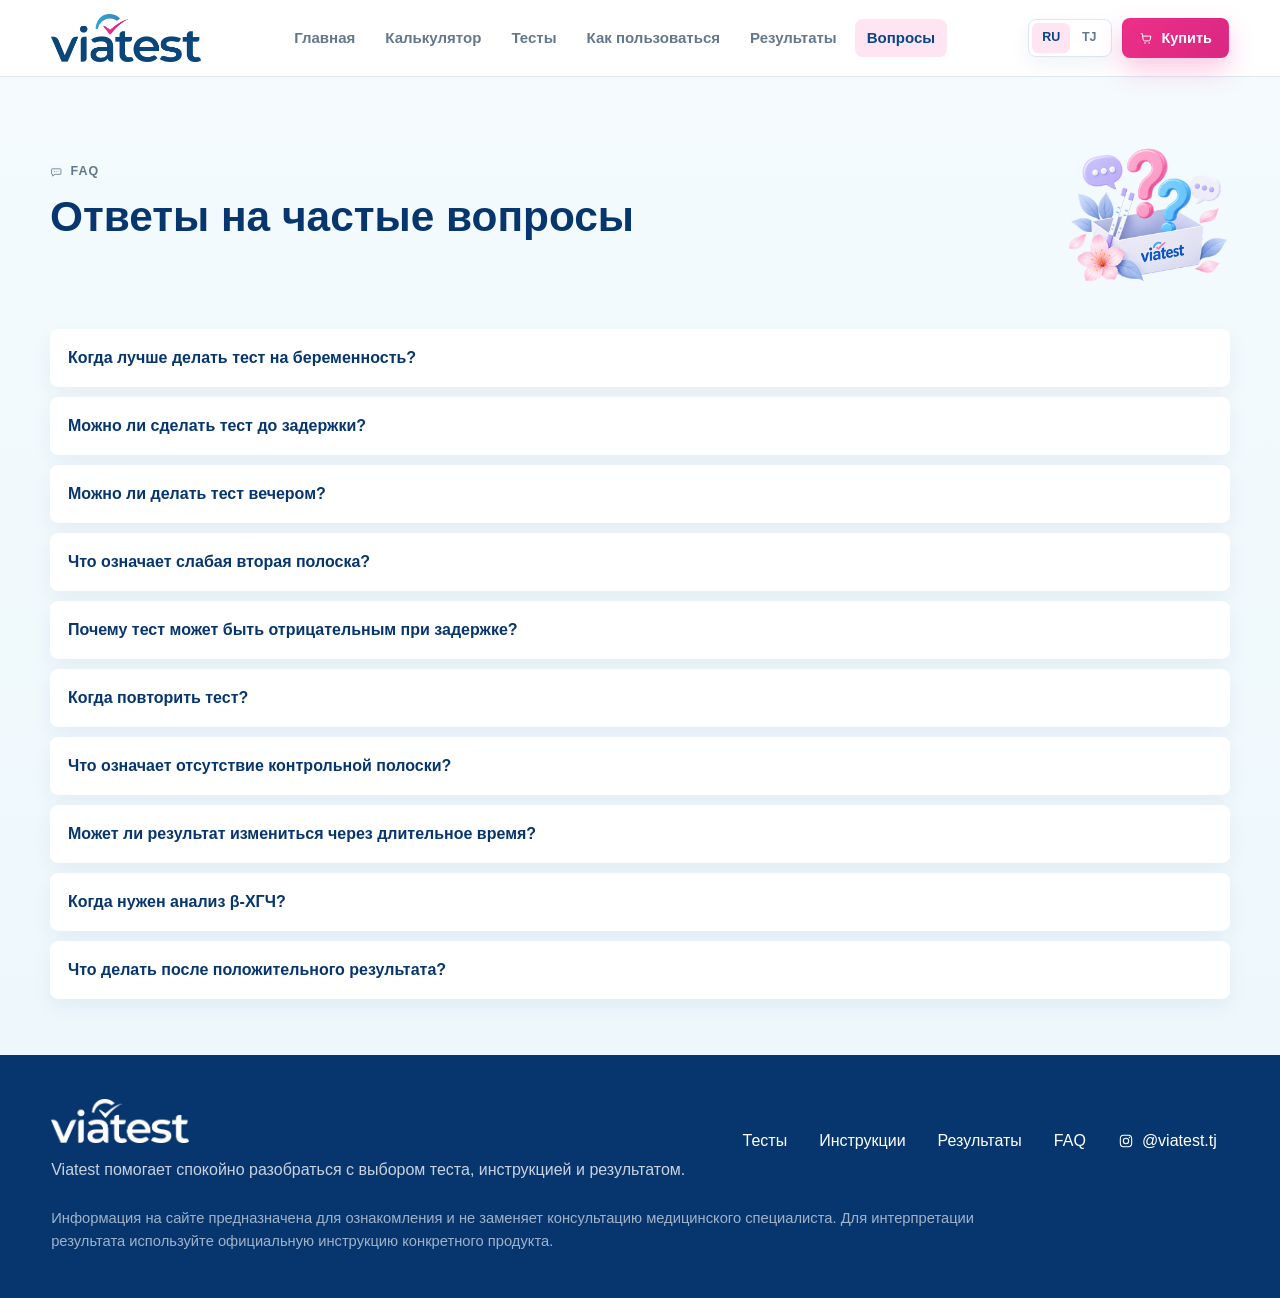
<file: faq.html>
﻿<!doctype html>
<html lang="ru">
  <head>
    <meta charset="utf-8" />
    <meta name="viewport" content="width=device-width, initial-scale=1" />
    <title>Вопросы и статьи о тестах Viatest</title>
    <meta
      name="description"
      content="Ответы на частые вопросы о тестах Viatest на беременность и овуляцию и полезные статьи для спокойного решения."
    />
    <meta name="theme-color" content="#eef7fa" />
    <link rel="icon" type="image/png" sizes="32x32" href="assets/logo/favicon-32.png" />
    <link rel="icon" type="image/png" sizes="192x192" href="assets/logo/favicon-192.png" />
    <link rel="apple-touch-icon" href="assets/logo/apple-touch-icon.png" />
    <link rel="stylesheet" href="styles.css" />
    <script type="application/ld+json">
      {
        "@context": "https://schema.org",
        "@type": "FAQPage",
        "mainEntity": [
          {
            "@type": "Question",
            "name": "Когда лучше делать тест на беременность?",
            "acceptedAnswer": {
              "@type": "Answer",
              "text": "Ориентируйтесь на инструкцию конкретного теста и сроки цикла. При слишком раннем тестировании возможен ложноотрицательный результат."
            }
          },
          {
            "@type": "Question",
            "name": "Что означает слабая вторая полоска?",
            "acceptedAnswer": {
              "@type": "Answer",
              "text": "По инструкции ХГЧ-теста при слабой тестовой полосе повторите тест с первой утренней мочой через 48–72 часа и проконсультируйтесь с врачом."
            }
          }
        ]
      }
    </script>
  </head>
  <body>
    <svg xmlns="http://www.w3.org/2000/svg" style="display:none" aria-hidden="true">
      <symbol id="icon-chat" viewBox="0 0 24 24">
        <path d="M4 5.5h16a1 1 0 0 1 1 1V15a1 1 0 0 1-1 1H9.5L5 19.5V16H4a1 1 0 0 1-1-1V6.5a1 1 0 0 1 1-1Z" fill="none" stroke="currentColor" stroke-width="1.6" stroke-linejoin="round"/>
        <circle cx="8.3" cy="10.7" r="1" fill="currentColor" stroke="none"/>
        <circle cx="12" cy="10.7" r="1" fill="currentColor" stroke="none" opacity=".6"/>
        <circle cx="15.7" cy="10.7" r="1" fill="currentColor" stroke="none" opacity=".6"/>
      </symbol>
      <symbol id="icon-bulb" viewBox="0 0 24 24">
        <path d="M12 3.5a6 6 0 0 1 3.4 10.9c-.5.35-.9 1-.9 1.7V17H9.5v-.9c0-.7-.4-1.35-.9-1.7A6 6 0 0 1 12 3.5Z" fill="none" stroke="currentColor" stroke-width="1.6" stroke-linejoin="round"/>
        <path d="M9.7 20h4.6M10.4 22h3.2" stroke="currentColor" stroke-width="1.4" stroke-linecap="round"/>
      </symbol>
      <symbol id="icon-clock" viewBox="0 0 24 24">
        <circle cx="12" cy="12" r="8.5" fill="none" stroke="currentColor" stroke-width="1.6"/>
        <path d="M12 7.5V12l3.2 1.9" fill="none" stroke="currentColor" stroke-width="1.6" stroke-linecap="round" stroke-linejoin="round"/>
      </symbol>
      <symbol id="icon-shield" viewBox="0 0 24 24">
        <path d="M12 3.5l7 2.6v5.4c0 5-3 7.9-7 9-4-1.1-7-4-7-9V6.1l7-2.6Z" fill="none" stroke="currentColor" stroke-width="1.6" stroke-linejoin="round"/>
        <path d="M9 12.2l2.1 2.1 3.9-4.1" fill="none" stroke="currentColor" stroke-width="1.6" stroke-linecap="round" stroke-linejoin="round"/>
      </symbol>
      <symbol id="icon-box" viewBox="0 0 24 24">
        <path d="M12 3.5l8 4v9l-8 4-8-4v-9l8-4Z" fill="none" stroke="currentColor" stroke-width="1.6" stroke-linejoin="round"/>
        <path d="M4 7.5 12 11l8-3.5M12 11v10" fill="none" stroke="currentColor" stroke-width="1.4" stroke-linejoin="round" opacity=".6"/>
      </symbol>
      <symbol id="icon-check" viewBox="0 0 24 24">
        <circle cx="12" cy="12" r="9" fill="none" stroke="currentColor" stroke-width="1.6" opacity=".35"/>
        <path d="M8 12.4l2.6 2.6L16.4 9" fill="none" stroke="currentColor" stroke-width="1.8" stroke-linecap="round" stroke-linejoin="round"/>
      </symbol>
      <symbol id="icon-heart" viewBox="0 0 24 24">
        <path d="M12 20s-7.4-4.6-9.6-9.2C1 7.4 2.6 4 6.2 4c2 0 3.6 1.1 4.6 2.6l1.2 1.8 1.2-1.8C14.2 5.1 15.8 4 17.8 4c3.6 0 5.2 3.4 3.8 6.8C19.4 15.4 12 20 12 20Z" fill="none" stroke="currentColor" stroke-width="1.6" stroke-linejoin="round"/>
      </symbol>
      <symbol id="icon-cart" viewBox="0 0 24 24">
        <path d="M3.5 4.5h2l1.6 10.3a2 2 0 0 0 2 1.7h7.4a2 2 0 0 0 2-1.6l1.3-6.4H6.4" fill="none" stroke="currentColor" stroke-width="1.6" stroke-linecap="round" stroke-linejoin="round"/>
        <circle cx="10" cy="20" r="1.3" fill="currentColor" stroke="none"/>
        <circle cx="17" cy="20" r="1.3" fill="currentColor" stroke="none"/>
      </symbol>
    </svg>

    <header class="site-header" id="top">
      <a class="brand" href="index.html" aria-label="Viatest">
        <img src="assets/logo/viatest-logo.png" alt="Viatest" width="2326" height="745" />
      </a>
      <button class="menu-toggle" type="button" aria-label="Открыть меню" aria-expanded="false">
        <span></span>
        <span></span>
        <span></span>
      </button>
      <nav class="main-nav" aria-label="Основная навигация">
        <a href="index.html">Главная</a>
        <a href="calculator.html">Калькулятор</a>
        <a href="tests.html">Тесты</a>
        <a href="instructions.html">Как пользоваться</a>
        <a href="results.html">Результаты</a>
        <a href="faq.html" aria-current="page">Вопросы</a>
      </nav>
      <div class="header-actions">
        <div class="language-switcher" role="group" aria-label="Язык сайта">
          <button class="language-option is-active" type="button" data-lang-switch="ru">RU</button>
          <button class="language-option" type="button" data-lang-switch="tj">TJ</button>
        </div>
        <a class="button button-primary button-small" href="#" data-buy="default" data-place="header"
          ><svg class="icon"><use href="#icon-cart"></use></svg>Купить</a
        >
      </div>
    </header>

    <main>
      <section class="faq section-band" id="faq" aria-labelledby="faq-title">
        <div class="section-inner">
          <div class="section-heading section-heading-illustrated">
            <div>
              <p class="eyebrow"><svg class="icon"><use href="#icon-chat"></use></svg>FAQ</p>
              <h2 id="faq-title">Ответы на частые вопросы</h2>
            </div>
            <img class="section-illustration" src="assets/illustrations/faq.png" alt="" width="280" height="280" loading="lazy" />
          </div>
          <div class="accordion">
            <details>
              <summary>Когда лучше делать тест на беременность?</summary>
              <p>Ориентируйтесь на инструкцию конкретного теста и сроки цикла. При слишком раннем тестировании возможен ложноотрицательный результат.</p>
            </details>
            <details>
              <summary>Можно ли сделать тест до задержки?</summary>
              <p>Инструкция ХГЧ-теста описывает раннее выявление, но окончательную интерпретацию следует делать осторожно: слишком ранний тест может быть отрицательным даже при беременности.</p>
            </details>
            <details>
              <summary>Можно ли делать тест вечером?</summary>
              <p>Для ХГЧ-теста инструкция отмечает, что избыток жидкости может повлиять на результат, а утренняя моча обычно более концентрированная. Для ЛГ-теста первая утренняя моча не рекомендуется.</p>
            </details>
            <details>
              <summary>Что означает слабая вторая полоска?</summary>
              <p>По инструкции ХГЧ-теста при слабой тестовой полосе повторите тест с первой утренней мочой через 48–72 часа и проконсультируйтесь с врачом.</p>
            </details>
            <details>
              <summary>Почему тест может быть отрицательным при задержке?</summary>
              <p>Причины могут быть разными, включая слишком раннее тестирование или разбавленную мочу. При сохраняющейся задержке обратитесь к специалисту.</p>
            </details>
            <details>
              <summary>Когда повторить тест?</summary>
              <p>Повторное тестирование выполняйте по инструкции. При слабой тестовой полосе ХГЧ-инструкция указывает интервал 48–72 часа.</p>
            </details>
            <details>
              <summary>Что означает отсутствие контрольной полоски?</summary>
              <p>Отсутствие полосы C означает, что тест недействителен. Используйте новый тест и следуйте инструкции.</p>
            </details>
            <details>
              <summary>Может ли результат измениться через длительное время?</summary>
              <p>Да, поэтому результат нельзя интерпретировать после максимального времени, указанного производителем: после 10 минут для ХГЧ-теста и после 15 минут для ЛГ-теста.</p>
            </details>
            <details>
              <summary>Когда нужен анализ β-ХГЧ?</summary>
              <p>Решение о лабораторном анализе и дальнейшей диагностике принимает медицинский специалист с учётом ситуации.</p>
            </details>
            <details>
              <summary>Что делать после положительного результата?</summary>
              <p>Проверьте, что тест проведён корректно, и запланируйте консультацию специалиста. При тревожных симптомах обращайтесь за медицинской помощью срочно.</p>
            </details>
          </div>
        </div>
      </section>
    </main>

    <footer class="site-footer">
      <div class="footer-main">
        <img src="assets/logo/viatest-logo.png" alt="Viatest" width="2326" height="745" />
        <p>Viatest помогает спокойно разобраться с выбором теста, инструкцией и результатом.</p>
      </div>
      <nav class="footer-nav" aria-label="Навигация в подвале">
        <a href="tests.html">Тесты</a>
        <a href="instructions.html">Инструкции</a>
        <a href="results.html">Результаты</a>
        <a href="faq.html">FAQ</a>
        <a class="footer-instagram" href="https://www.instagram.com/viatest.tj?stkn=OWJrdm1ncm02MjZ6&amp;utm_source=qr" target="_blank" rel="noopener noreferrer" aria-label="Instagram @viatest.tj"><svg class="icon" viewBox="0 0 24 24" aria-hidden="true"><rect x="3.5" y="3.5" width="17" height="17" rx="5" fill="none" stroke="currentColor" stroke-width="1.6"/><circle cx="12" cy="12" r="4" fill="none" stroke="currentColor" stroke-width="1.6"/><circle cx="17.2" cy="6.8" r="1.1" fill="currentColor"/></svg>@viatest.tj</a>
      </nav>
      <p class="disclaimer">
        Информация на сайте предназначена для ознакомления и не заменяет консультацию медицинского специалиста. Для интерпретации результата используйте официальную инструкцию конкретного продукта.
      </p>
    </footer>

    <a class="sticky-buy" href="#" data-buy="default" data-place="sticky_mobile"
      ><svg class="icon"><use href="#icon-cart"></use></svg>Купить</a
    >
    <script src="app.js" defer></script>
  </body>
</html>
</file>
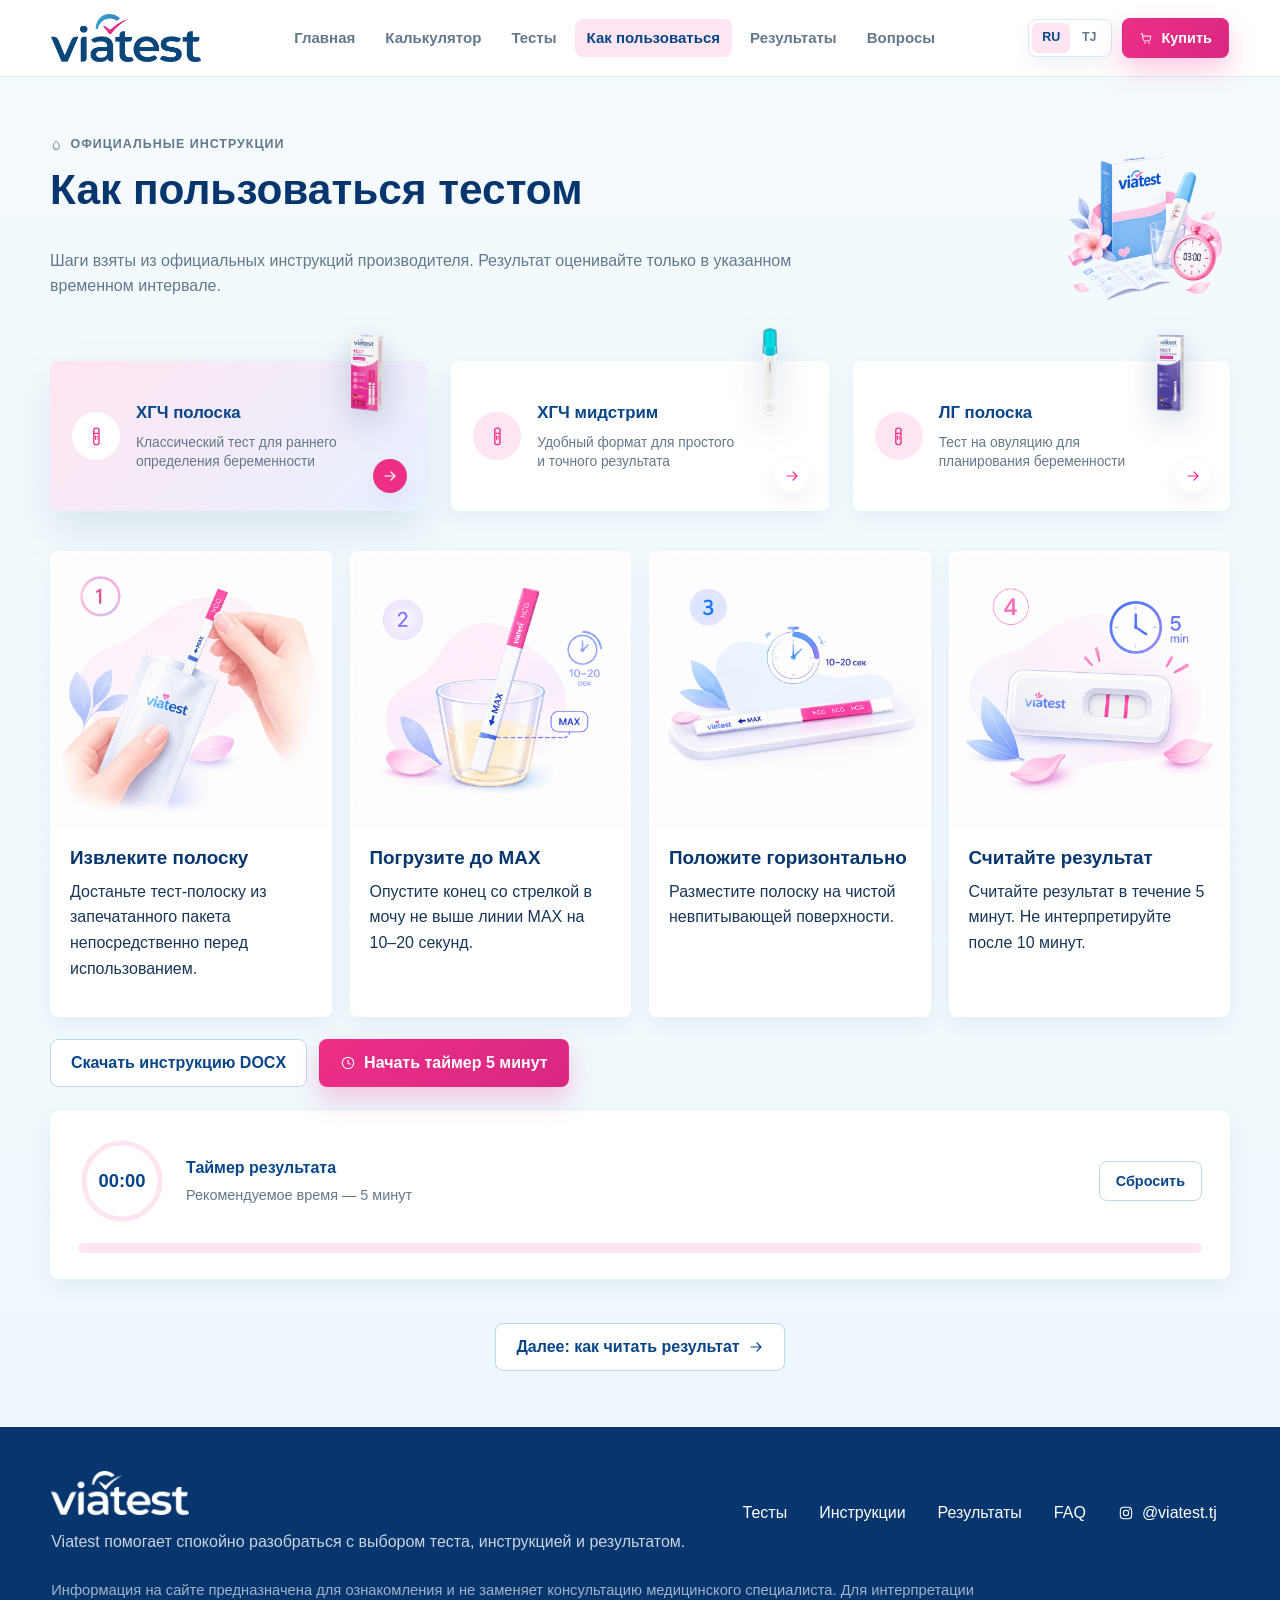
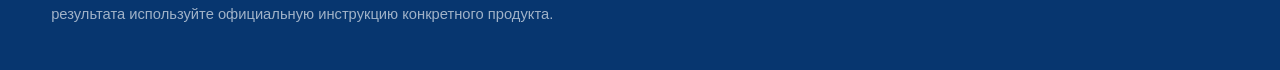
<file: instructions.html>
﻿<!doctype html>
<html lang="ru">
  <head>
    <meta charset="utf-8" />
    <meta name="viewport" content="width=device-width, initial-scale=1" />
    <title>Как пользоваться тестом Viatest — инструкция и таймер</title>
    <meta
      name="description"
      content="Пошаговая инструкция для теста Viatest: ХГЧ полоска, ХГЧ мидстрим и ЛГ полоска. Встроенный таймер отсчитывает время до результата."
    />
    <meta name="theme-color" content="#eef7fa" />
    <link rel="icon" type="image/png" sizes="32x32" href="assets/logo/favicon-32.png" />
    <link rel="icon" type="image/png" sizes="192x192" href="assets/logo/favicon-192.png" />
    <link rel="apple-touch-icon" href="assets/logo/apple-touch-icon.png" />
    <link rel="stylesheet" href="styles.css" />
  </head>
  <body>
    <svg xmlns="http://www.w3.org/2000/svg" style="display:none" aria-hidden="true">
      <symbol id="icon-drop" viewBox="0 0 24 24">
        <path d="M12 3.5s6 6.7 6 11.2a6 6 0 1 1-12 0c0-4.5 6-11.2 6-11.2Z" fill="none" stroke="currentColor" stroke-width="1.6" stroke-linejoin="round"/>
        <path d="M8.8 15.2a3.3 3.3 0 0 0 3.2 3.1" fill="none" stroke="currentColor" stroke-width="1.4" stroke-linecap="round" opacity=".6"/>
      </symbol>
      <symbol id="icon-clock" viewBox="0 0 24 24">
        <circle cx="12" cy="12" r="8.5" fill="none" stroke="currentColor" stroke-width="1.6"/>
        <path d="M12 7.5V12l3.2 1.9" fill="none" stroke="currentColor" stroke-width="1.6" stroke-linecap="round" stroke-linejoin="round"/>
      </symbol>
      <symbol id="icon-check" viewBox="0 0 24 24">
        <circle cx="12" cy="12" r="9" fill="none" stroke="currentColor" stroke-width="1.6" opacity=".35"/>
        <path d="M8 12.4l2.6 2.6L16.4 9" fill="none" stroke="currentColor" stroke-width="1.8" stroke-linecap="round" stroke-linejoin="round"/>
      </symbol>
      <symbol id="icon-strip" viewBox="0 0 24 24">
        <rect x="9" y="2.5" width="6" height="19" rx="2.4" fill="none" stroke="currentColor" stroke-width="1.6"/>
        <path d="M9 8.5h6" stroke="currentColor" stroke-width="1.4"/>
        <rect x="10.4" y="11" width="1.4" height="5" rx=".7" fill="currentColor" stroke="none"/>
        <rect x="12.6" y="11" width="1.4" height="5" rx=".7" fill="currentColor" stroke="none" opacity=".55"/>
      </symbol>
      <symbol id="icon-cart" viewBox="0 0 24 24">
        <path d="M3.5 4.5h2l1.6 10.3a2 2 0 0 0 2 1.7h7.4a2 2 0 0 0 2-1.6l1.3-6.4H6.4" fill="none" stroke="currentColor" stroke-width="1.6" stroke-linecap="round" stroke-linejoin="round"/>
        <circle cx="10" cy="20" r="1.3" fill="currentColor" stroke="none"/>
        <circle cx="17" cy="20" r="1.3" fill="currentColor" stroke="none"/>
      </symbol>
      <symbol id="icon-arrow-right" viewBox="0 0 24 24">
        <path d="M4.5 12h15M13.5 6l6 6-6 6" fill="none" stroke="currentColor" stroke-width="1.8" stroke-linecap="round" stroke-linejoin="round"/>
      </symbol>
    </svg>

    <header class="site-header" id="top">
      <a class="brand" href="index.html" aria-label="Viatest">
        <img src="assets/logo/viatest-logo.png" alt="Viatest" width="2326" height="745" />
      </a>
      <button class="menu-toggle" type="button" aria-label="Открыть меню" aria-expanded="false">
        <span></span>
        <span></span>
        <span></span>
      </button>
      <nav class="main-nav" aria-label="Основная навигация">
        <a href="index.html">Главная</a>
        <a href="calculator.html">Калькулятор</a>
        <a href="tests.html">Тесты</a>
        <a href="instructions.html" aria-current="page">Как пользоваться</a>
        <a href="results.html">Результаты</a>
        <a href="faq.html">Вопросы</a>
      </nav>
      <div class="header-actions">
        <div class="language-switcher" role="group" aria-label="Язык сайта">
          <button class="language-option is-active" type="button" data-lang-switch="ru">RU</button>
          <button class="language-option" type="button" data-lang-switch="tj">TJ</button>
        </div>
        <a class="button button-primary button-small" href="#" data-buy="default" data-place="header"
          ><svg class="icon"><use href="#icon-cart"></use></svg>Купить</a
        >
      </div>
    </header>

    <main>
      <section class="instructions section-band" id="instructions" aria-labelledby="instructions-title">
        <div class="section-inner">
          <div class="section-heading section-heading-illustrated">
            <div>
              <p class="eyebrow"><svg class="icon"><use href="#icon-drop"></use></svg>Официальные инструкции</p>
              <h2 id="instructions-title">Как пользоваться тестом</h2>
              <p>Шаги взяты из официальных инструкций производителя. Результат оценивайте только в указанном временном интервале.</p>
            </div>
            <img class="section-illustration" src="assets/illustrations/how-to-use.png" alt="" width="280" height="280" loading="lazy" />
          </div>
          <div class="tab-list" role="tablist" aria-label="Тип теста">
            <button class="tab-card is-active" type="button" role="tab" aria-selected="true" data-tab="hcg-strip">
              <span class="tab-card-icon"><svg class="icon"><use href="#icon-strip"></use></svg></span>
              <span class="tab-card-text">
                <strong>ХГЧ полоска</strong>
                <span>Классический тест для раннего определения беременности</span>
              </span>
              <img class="tab-thumb" src="assets/products/hcg-strip-box.png" alt="" loading="lazy" />
              <span class="tab-card-arrow" aria-hidden="true"><svg class="icon"><use href="#icon-arrow-right"></use></svg></span>
            </button>
            <button class="tab-card" type="button" role="tab" aria-selected="false" data-tab="hcg-midstream">
              <span class="tab-card-icon"><svg class="icon"><use href="#icon-strip"></use></svg></span>
              <span class="tab-card-text">
                <strong>ХГЧ мидстрим</strong>
                <span>Удобный формат для простого и точного результата</span>
              </span>
              <img class="tab-thumb" src="assets/products/hcg-midstream-device.png" alt="" loading="lazy" />
              <span class="tab-card-arrow" aria-hidden="true"><svg class="icon"><use href="#icon-arrow-right"></use></svg></span>
            </button>
            <button class="tab-card" type="button" role="tab" aria-selected="false" data-tab="lh-strip">
              <span class="tab-card-icon"><svg class="icon"><use href="#icon-strip"></use></svg></span>
              <span class="tab-card-text">
                <strong>ЛГ полоска</strong>
                <span>Тест на овуляцию для планирования беременности</span>
              </span>
              <img class="tab-thumb" src="assets/products/lh-ovulation-strip-box.png" alt="" loading="lazy" />
              <span class="tab-card-arrow" aria-hidden="true"><svg class="icon"><use href="#icon-arrow-right"></use></svg></span>
            </button>
          </div>

          <div class="instruction-panel is-active" id="panel-hcg-strip" data-panel="hcg-strip">
            <div class="steps steps-illustrated">
              <article class="step-card reveal">
                <img class="step-illustration" src="assets/illustrations/steps/hcg-strip-step-1.png" alt="" loading="lazy" />
                <h3>Извлеките полоску</h3>
                <p>Достаньте тест-полоску из запечатанного пакета непосредственно перед использованием.</p>
              </article>
              <article class="step-card reveal">
                <img class="step-illustration" src="assets/illustrations/steps/hcg-strip-step-2.png" alt="" loading="lazy" />
                <h3>Погрузите до MAX</h3>
                <p>Опустите конец со стрелкой в мочу не выше линии MAX на 10–20 секунд.</p>
              </article>
              <article class="step-card reveal">
                <img class="step-illustration" src="assets/illustrations/steps/hcg-strip-step-3.png" alt="" loading="lazy" />
                <h3>Положите горизонтально</h3>
                <p>Разместите полоску на чистой невпитывающей поверхности.</p>
              </article>
              <article class="step-card reveal">
                <img class="step-illustration" src="assets/illustrations/steps/hcg-strip-step-4.png" alt="" loading="lazy" />
                <h3>Считайте результат</h3>
                <p>Считайте результат в течение 5 минут. Не интерпретируйте после 10 минут.</p>
              </article>
            </div>
            <div class="instruction-actions">
              <a class="button button-secondary" href="assets/instructions/hcg-10miu-instruction-ru.docx" download data-event="instruction_download">Скачать инструкцию DOCX</a>
              <button class="button button-primary timer-start" type="button" data-seconds="300" data-label="ХГЧ полоска">
                <svg class="icon"><use href="#icon-clock"></use></svg>Начать таймер 5 минут
              </button>
            </div>
          </div>

          <div class="instruction-panel" id="panel-hcg-midstream" data-panel="hcg-midstream" hidden>
            <div class="steps steps-illustrated">
              <article class="step-card reveal">
                <img class="step-illustration" src="assets/illustrations/steps/hcg-midstream-step-1.png" alt="" loading="lazy" />
                <h3>Откройте пакет</h3>
                <p>Извлеките тест-палочку из фольгированного пакета.</p>
              </article>
              <article class="step-card reveal">
                <img class="step-illustration" src="assets/illustrations/steps/hcg-midstream-step-2.png" alt="" loading="lazy" />
                <h3>Снимите колпачок</h3>
                <p>Откройте абсорбирующий наконечник, не касаясь тестовой области.</p>
              </article>
              <article class="step-card reveal">
                <img class="step-illustration" src="assets/illustrations/steps/hcg-midstream-step-3.png" alt="" loading="lazy" />
                <h3>Намочите наконечник</h3>
                <p>Держите палочку наконечником вниз и мочитесь только на наконечник, пока он полностью не намокнет.</p>
              </article>
              <article class="step-card reveal">
                <img class="step-illustration" src="assets/illustrations/steps/hcg-midstream-step-4.png" alt="" loading="lazy" />
                <h3>Положите окошками вверх</h3>
                <p>Положите тест на ровную поверхность и считайте результат в течение 5 минут. Не интерпретируйте после 10 минут.</p>
              </article>
            </div>
            <div class="instruction-actions">
              <a class="button button-secondary" href="assets/instructions/hcg-10miu-instruction-ru.docx" download data-event="instruction_download">Скачать инструкцию DOCX</a>
              <button class="button button-primary timer-start" type="button" data-seconds="300" data-label="ХГЧ мидстрим">
                <svg class="icon"><use href="#icon-clock"></use></svg>Начать таймер 5 минут
              </button>
            </div>
          </div>

          <div class="instruction-panel" id="panel-lh-strip" data-panel="lh-strip" hidden>
            <div class="steps steps-illustrated">
              <article class="step-card reveal">
                <img class="step-illustration" src="assets/illustrations/steps/lh-strip-step-1.png" alt="" loading="lazy" />
                <h3>Определите день старта</h3>
                <p>При цикле 28 дней инструкция рекомендует начинать тестирование на 12-й день цикла. Если цикл неизвестен, начните с 11-го дня.</p>
              </article>
              <article class="step-card reveal">
                <img class="step-illustration" src="assets/illustrations/steps/lh-strip-step-2.png" alt="" loading="lazy" />
                <h3>Соберите мочу</h3>
                <p>Используйте свежий образец примерно в одно и то же время. Для лучших результатов — между 10:00 и 20:00.</p>
              </article>
              <article class="step-card reveal">
                <img class="step-illustration" src="assets/illustrations/steps/lh-strip-step-3.png" alt="" loading="lazy" />
                <h3>Погрузите полоску</h3>
                <p>Опустите конец со стрелкой в мочу не выше MAX минимум на 15 секунд, затем положите горизонтально.</p>
              </article>
              <article class="step-card reveal">
                <img class="step-illustration" src="assets/illustrations/steps/lh-strip-step-4.png" alt="" loading="lazy" />
                <h3>Считайте на 10-й минуте</h3>
                <p>Оценивайте результат на 10-й минуте. Не интерпретируйте результат после 15 минут.</p>
              </article>
            </div>
            <div class="instruction-actions">
              <a class="button button-secondary" href="assets/instructions/lh-instruction-ru.docx" download data-event="instruction_download">Скачать инструкцию DOCX</a>
              <button class="button button-primary timer-start" type="button" data-seconds="600" data-label="ЛГ полоска">
                <svg class="icon"><use href="#icon-clock"></use></svg>Начать таймер 10 минут
              </button>
            </div>
          </div>

          <div class="timer-card" aria-live="polite">
            <div class="timer-card-row">
              <div class="timer-ring" id="timer-ring">
                <svg viewBox="0 0 88 88" width="88" height="88" aria-hidden="true">
                  <circle class="timer-ring-track" cx="44" cy="44" r="38" />
                  <circle class="timer-ring-progress" cx="44" cy="44" r="38" />
                </svg>
                <strong id="timer-display">00:00</strong>
              </div>
              <div class="timer-card-info">
                <span class="timer-label"><svg class="icon"><use href="#icon-clock"></use></svg>Таймер результата</span>
                <p>Рекомендуемое время — 5 минут</p>
              </div>
              <button class="button button-secondary button-small" type="button" id="timer-reset">Сбросить</button>
            </div>
            <div class="timer-progress-bar">
              <div class="timer-progress-fill" id="timer-progress-fill"></div>
            </div>
          </div>

          <div class="hero-actions" style="justify-content: center; margin-top: 44px">
            <a class="button button-secondary" href="results.html"
              >Далее: как читать результат <svg class="icon"><use href="#icon-arrow-right"></use></svg></a
            >
          </div>
        </div>
      </section>
    </main>

    <footer class="site-footer">
      <div class="footer-main">
        <img src="assets/logo/viatest-logo.png" alt="Viatest" width="2326" height="745" />
        <p>Viatest помогает спокойно разобраться с выбором теста, инструкцией и результатом.</p>
      </div>
      <nav class="footer-nav" aria-label="Навигация в подвале">
        <a href="tests.html">Тесты</a>
        <a href="instructions.html">Инструкции</a>
        <a href="results.html">Результаты</a>
        <a href="faq.html">FAQ</a>
        <a class="footer-instagram" href="https://www.instagram.com/viatest.tj?stkn=OWJrdm1ncm02MjZ6&amp;utm_source=qr" target="_blank" rel="noopener noreferrer" aria-label="Instagram @viatest.tj"><svg class="icon" viewBox="0 0 24 24" aria-hidden="true"><rect x="3.5" y="3.5" width="17" height="17" rx="5" fill="none" stroke="currentColor" stroke-width="1.6"/><circle cx="12" cy="12" r="4" fill="none" stroke="currentColor" stroke-width="1.6"/><circle cx="17.2" cy="6.8" r="1.1" fill="currentColor"/></svg>@viatest.tj</a>
      </nav>
      <p class="disclaimer">
        Информация на сайте предназначена для ознакомления и не заменяет консультацию медицинского специалиста. Для интерпретации результата используйте официальную инструкцию конкретного продукта.
      </p>
    </footer>

    <a class="sticky-buy" href="#" data-buy="default" data-place="sticky_mobile"
      ><svg class="icon"><use href="#icon-cart"></use></svg>Купить</a
    >
    <script src="app.js" defer></script>
  </body>
</html>
</file>
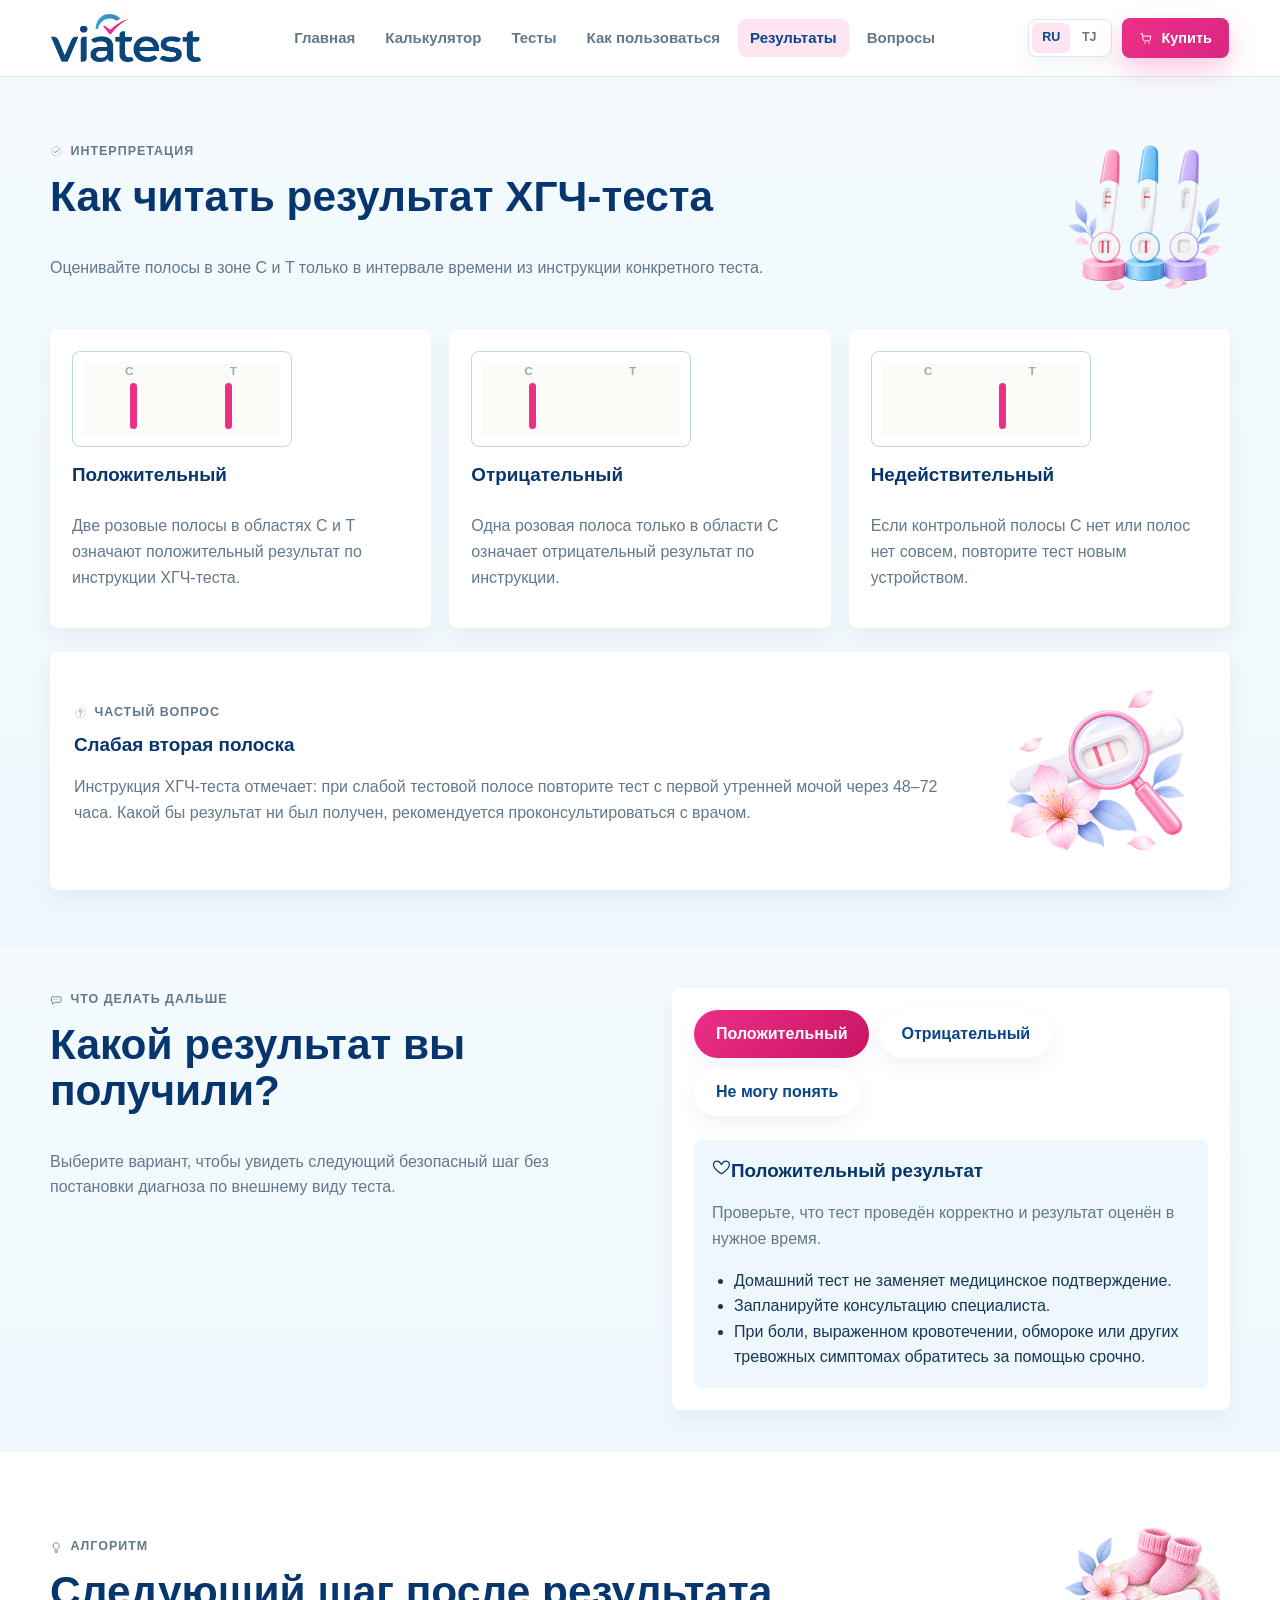
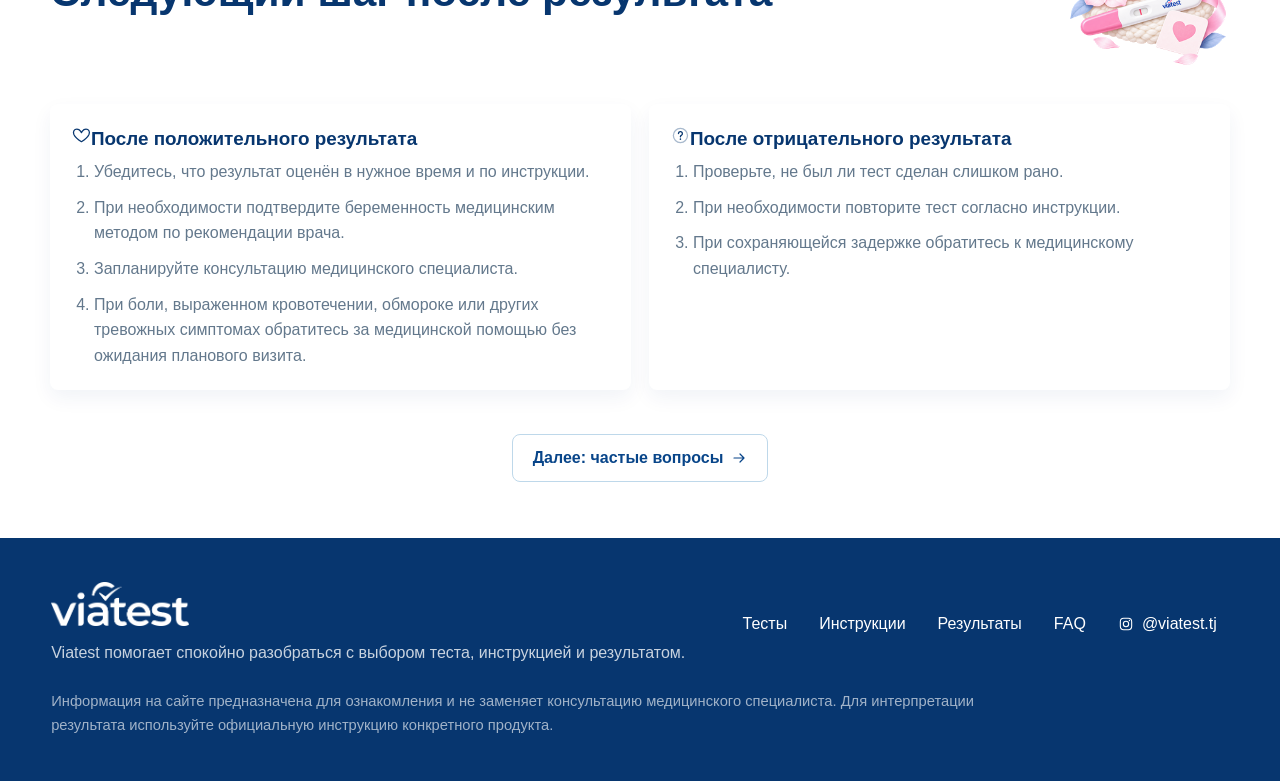
<file: results.html>
﻿<!doctype html>
<html lang="ru">
  <head>
    <meta charset="utf-8" />
    <meta name="viewport" content="width=device-width, initial-scale=1" />
    <title>Как читать результат теста Viatest</title>
    <meta
      name="description"
      content="Как интерпретировать результат теста Viatest: положительный, отрицательный и недействительный результат, слабая вторая полоска, что делать дальше."
    />
    <meta name="theme-color" content="#eef7fa" />
    <link rel="icon" type="image/png" sizes="32x32" href="assets/logo/favicon-32.png" />
    <link rel="icon" type="image/png" sizes="192x192" href="assets/logo/favicon-192.png" />
    <link rel="apple-touch-icon" href="assets/logo/apple-touch-icon.png" />
    <link rel="stylesheet" href="styles.css" />
  </head>
  <body>
    <svg xmlns="http://www.w3.org/2000/svg" style="display:none" aria-hidden="true">
      <symbol id="icon-check" viewBox="0 0 24 24">
        <circle cx="12" cy="12" r="9" fill="none" stroke="currentColor" stroke-width="1.6" opacity=".35"/>
        <path d="M8 12.4l2.6 2.6L16.4 9" fill="none" stroke="currentColor" stroke-width="1.8" stroke-linecap="round" stroke-linejoin="round"/>
      </symbol>
      <symbol id="icon-heart" viewBox="0 0 24 24">
        <path d="M12 20s-7.4-4.6-9.6-9.2C1 7.4 2.6 4 6.2 4c2 0 3.6 1.1 4.6 2.6l1.2 1.8 1.2-1.8C14.2 5.1 15.8 4 17.8 4c3.6 0 5.2 3.4 3.8 6.8C19.4 15.4 12 20 12 20Z" fill="none" stroke="currentColor" stroke-width="1.6" stroke-linejoin="round"/>
      </symbol>
      <symbol id="icon-question" viewBox="0 0 24 24">
        <circle cx="12" cy="12" r="9" fill="none" stroke="currentColor" stroke-width="1.6" opacity=".35"/>
        <path d="M9.5 9.6a2.5 2.5 0 1 1 3.6 2.25c-.7.35-1.1.85-1.1 1.55v.4" fill="none" stroke="currentColor" stroke-width="1.7" stroke-linecap="round"/>
        <circle cx="12" cy="16.7" r="1" fill="currentColor" stroke="none"/>
      </symbol>
      <symbol id="icon-chat" viewBox="0 0 24 24">
        <path d="M4 5.5h16a1 1 0 0 1 1 1V15a1 1 0 0 1-1 1H9.5L5 19.5V16H4a1 1 0 0 1-1-1V6.5a1 1 0 0 1 1-1Z" fill="none" stroke="currentColor" stroke-width="1.6" stroke-linejoin="round"/>
        <circle cx="8.3" cy="10.7" r="1" fill="currentColor" stroke="none"/>
        <circle cx="12" cy="10.7" r="1" fill="currentColor" stroke="none" opacity=".6"/>
        <circle cx="15.7" cy="10.7" r="1" fill="currentColor" stroke="none" opacity=".6"/>
      </symbol>
      <symbol id="icon-bulb" viewBox="0 0 24 24">
        <path d="M12 3.5a6 6 0 0 1 3.4 10.9c-.5.35-.9 1-.9 1.7V17H9.5v-.9c0-.7-.4-1.35-.9-1.7A6 6 0 0 1 12 3.5Z" fill="none" stroke="currentColor" stroke-width="1.6" stroke-linejoin="round"/>
        <path d="M9.7 20h4.6M10.4 22h3.2" stroke="currentColor" stroke-width="1.4" stroke-linecap="round"/>
      </symbol>
      <symbol id="icon-cart" viewBox="0 0 24 24">
        <path d="M3.5 4.5h2l1.6 10.3a2 2 0 0 0 2 1.7h7.4a2 2 0 0 0 2-1.6l1.3-6.4H6.4" fill="none" stroke="currentColor" stroke-width="1.6" stroke-linecap="round" stroke-linejoin="round"/>
        <circle cx="10" cy="20" r="1.3" fill="currentColor" stroke="none"/>
        <circle cx="17" cy="20" r="1.3" fill="currentColor" stroke="none"/>
      </symbol>
      <symbol id="icon-arrow-right" viewBox="0 0 24 24">
        <path d="M4.5 12h15M13.5 6l6 6-6 6" fill="none" stroke="currentColor" stroke-width="1.8" stroke-linecap="round" stroke-linejoin="round"/>
      </symbol>
    </svg>

    <header class="site-header" id="top">
      <a class="brand" href="index.html" aria-label="Viatest">
        <img src="assets/logo/viatest-logo.png" alt="Viatest" width="2326" height="745" />
      </a>
      <button class="menu-toggle" type="button" aria-label="Открыть меню" aria-expanded="false">
        <span></span>
        <span></span>
        <span></span>
      </button>
      <nav class="main-nav" aria-label="Основная навигация">
        <a href="index.html">Главная</a>
        <a href="calculator.html">Калькулятор</a>
        <a href="tests.html">Тесты</a>
        <a href="instructions.html">Как пользоваться</a>
        <a href="results.html" aria-current="page">Результаты</a>
        <a href="faq.html">Вопросы</a>
      </nav>
      <div class="header-actions">
        <div class="language-switcher" role="group" aria-label="Язык сайта">
          <button class="language-option is-active" type="button" data-lang-switch="ru">RU</button>
          <button class="language-option" type="button" data-lang-switch="tj">TJ</button>
        </div>
        <a class="button button-primary button-small" href="#" data-buy="default" data-place="header"
          ><svg class="icon"><use href="#icon-cart"></use></svg>Купить</a
        >
      </div>
    </header>

    <main>
      <section class="section-band results" id="results" aria-labelledby="results-title">
        <div class="section-inner">
          <div class="section-heading section-heading-illustrated">
            <div>
              <p class="eyebrow"><svg class="icon"><use href="#icon-check"></use></svg>Интерпретация</p>
              <h2 id="results-title">Как читать результат ХГЧ-теста</h2>
              <p>Оценивайте полосы в зоне C и T только в интервале времени из инструкции конкретного теста.</p>
            </div>
            <img class="section-illustration" src="assets/illustrations/test-results.png" alt="" width="280" height="280" loading="lazy" />
          </div>
          <div class="result-grid">
            <article class="result-card reveal">
              <div class="test-window" aria-hidden="true">
                <span class="line line-c"></span>
                <span class="line line-t"></span>
              </div>
              <h3>Положительный</h3>
              <p>Две розовые полосы в областях C и T означают положительный результат по инструкции ХГЧ-теста.</p>
            </article>
            <article class="result-card reveal">
              <div class="test-window" aria-hidden="true">
                <span class="line line-c"></span>
              </div>
              <h3>Отрицательный</h3>
              <p>Одна розовая полоса только в области C означает отрицательный результат по инструкции.</p>
            </article>
            <article class="result-card reveal">
              <div class="test-window invalid" aria-hidden="true">
                <span class="line line-t"></span>
              </div>
              <h3>Недействительный</h3>
              <p>Если контрольной полосы C нет или полос нет совсем, повторите тест новым устройством.</p>
            </article>
          </div>

          <div class="weak-line">
            <div>
              <p class="eyebrow"><svg class="icon"><use href="#icon-question"></use></svg>Частый вопрос</p>
              <h3>Слабая вторая полоска</h3>
              <p>
                Инструкция ХГЧ-теста отмечает: при слабой тестовой полосе повторите тест с первой утренней мочой через 48–72 часа. Какой бы результат ни был получен, рекомендуется проконсультироваться с врачом.
              </p>
            </div>
            <img class="weak-line-illustration" src="assets/illustrations/faint-second-line.png" alt="" width="280" height="280" loading="lazy" />
          </div>
        </div>
      </section>

      <section class="result-helper section-band" aria-labelledby="helper-title">
        <div class="section-inner two-column">
          <div class="section-copy">
            <p class="eyebrow"><svg class="icon"><use href="#icon-chat"></use></svg>Что делать дальше</p>
            <h2 id="helper-title">Какой результат вы получили?</h2>
            <p>Выберите вариант, чтобы увидеть следующий безопасный шаг без постановки диагноза по внешнему виду теста.</p>
          </div>
          <div class="helper-panel">
            <div class="segmented-control" role="group" aria-label="Выбор результата">
              <button class="segment is-active" type="button" data-result="positive">Положительный</button>
              <button class="segment" type="button" data-result="negative">Отрицательный</button>
              <button class="segment" type="button" data-result="unclear">Не могу понять</button>
            </div>
            <div class="helper-copy" id="result-advice" aria-live="polite"></div>
          </div>
        </div>
      </section>

      <section class="next-steps" aria-labelledby="next-title">
        <div class="section-inner">
          <div class="section-heading section-heading-illustrated">
            <div>
              <p class="eyebrow"><svg class="icon"><use href="#icon-bulb"></use></svg>Алгоритм</p>
              <h2 id="next-title">Следующий шаг после результата</h2>
            </div>
            <img class="section-illustration" src="assets/illustrations/positive-next-step.png" alt="" width="280" height="280" loading="lazy" />
          </div>
          <div class="next-grid">
            <article class="reveal">
              <h3><svg class="icon"><use href="#icon-heart"></use></svg>После положительного результата</h3>
              <ol>
                <li>Убедитесь, что результат оценён в нужное время и по инструкции.</li>
                <li>При необходимости подтвердите беременность медицинским методом по рекомендации врача.</li>
                <li>Запланируйте консультацию медицинского специалиста.</li>
                <li>При боли, выраженном кровотечении, обмороке или других тревожных симптомах обратитесь за медицинской помощью без ожидания планового визита.</li>
              </ol>
            </article>
            <article class="reveal">
              <h3><svg class="icon"><use href="#icon-question"></use></svg>После отрицательного результата</h3>
              <ol>
                <li>Проверьте, не был ли тест сделан слишком рано.</li>
                <li>При необходимости повторите тест согласно инструкции.</li>
                <li>При сохраняющейся задержке обратитесь к медицинскому специалисту.</li>
              </ol>
            </article>
          </div>

          <div class="hero-actions" style="justify-content: center; margin-top: 44px">
            <a class="button button-secondary" href="faq.html"
              >Далее: частые вопросы <svg class="icon"><use href="#icon-arrow-right"></use></svg></a
            >
          </div>
        </div>
      </section>
    </main>

    <footer class="site-footer">
      <div class="footer-main">
        <img src="assets/logo/viatest-logo.png" alt="Viatest" width="2326" height="745" />
        <p>Viatest помогает спокойно разобраться с выбором теста, инструкцией и результатом.</p>
      </div>
      <nav class="footer-nav" aria-label="Навигация в подвале">
        <a href="tests.html">Тесты</a>
        <a href="instructions.html">Инструкции</a>
        <a href="results.html">Результаты</a>
        <a href="faq.html">FAQ</a>
        <a class="footer-instagram" href="https://www.instagram.com/viatest.tj?stkn=OWJrdm1ncm02MjZ6&amp;utm_source=qr" target="_blank" rel="noopener noreferrer" aria-label="Instagram @viatest.tj"><svg class="icon" viewBox="0 0 24 24" aria-hidden="true"><rect x="3.5" y="3.5" width="17" height="17" rx="5" fill="none" stroke="currentColor" stroke-width="1.6"/><circle cx="12" cy="12" r="4" fill="none" stroke="currentColor" stroke-width="1.6"/><circle cx="17.2" cy="6.8" r="1.1" fill="currentColor"/></svg>@viatest.tj</a>
      </nav>
      <p class="disclaimer">
        Информация на сайте предназначена для ознакомления и не заменяет консультацию медицинского специалиста. Для интерпретации результата используйте официальную инструкцию конкретного продукта.
      </p>
    </footer>

    <a class="sticky-buy" href="#" data-buy="default" data-place="sticky_mobile"
      ><svg class="icon"><use href="#icon-cart"></use></svg>Купить</a
    >
    <script src="app.js" defer></script>
  </body>
</html>
</file>
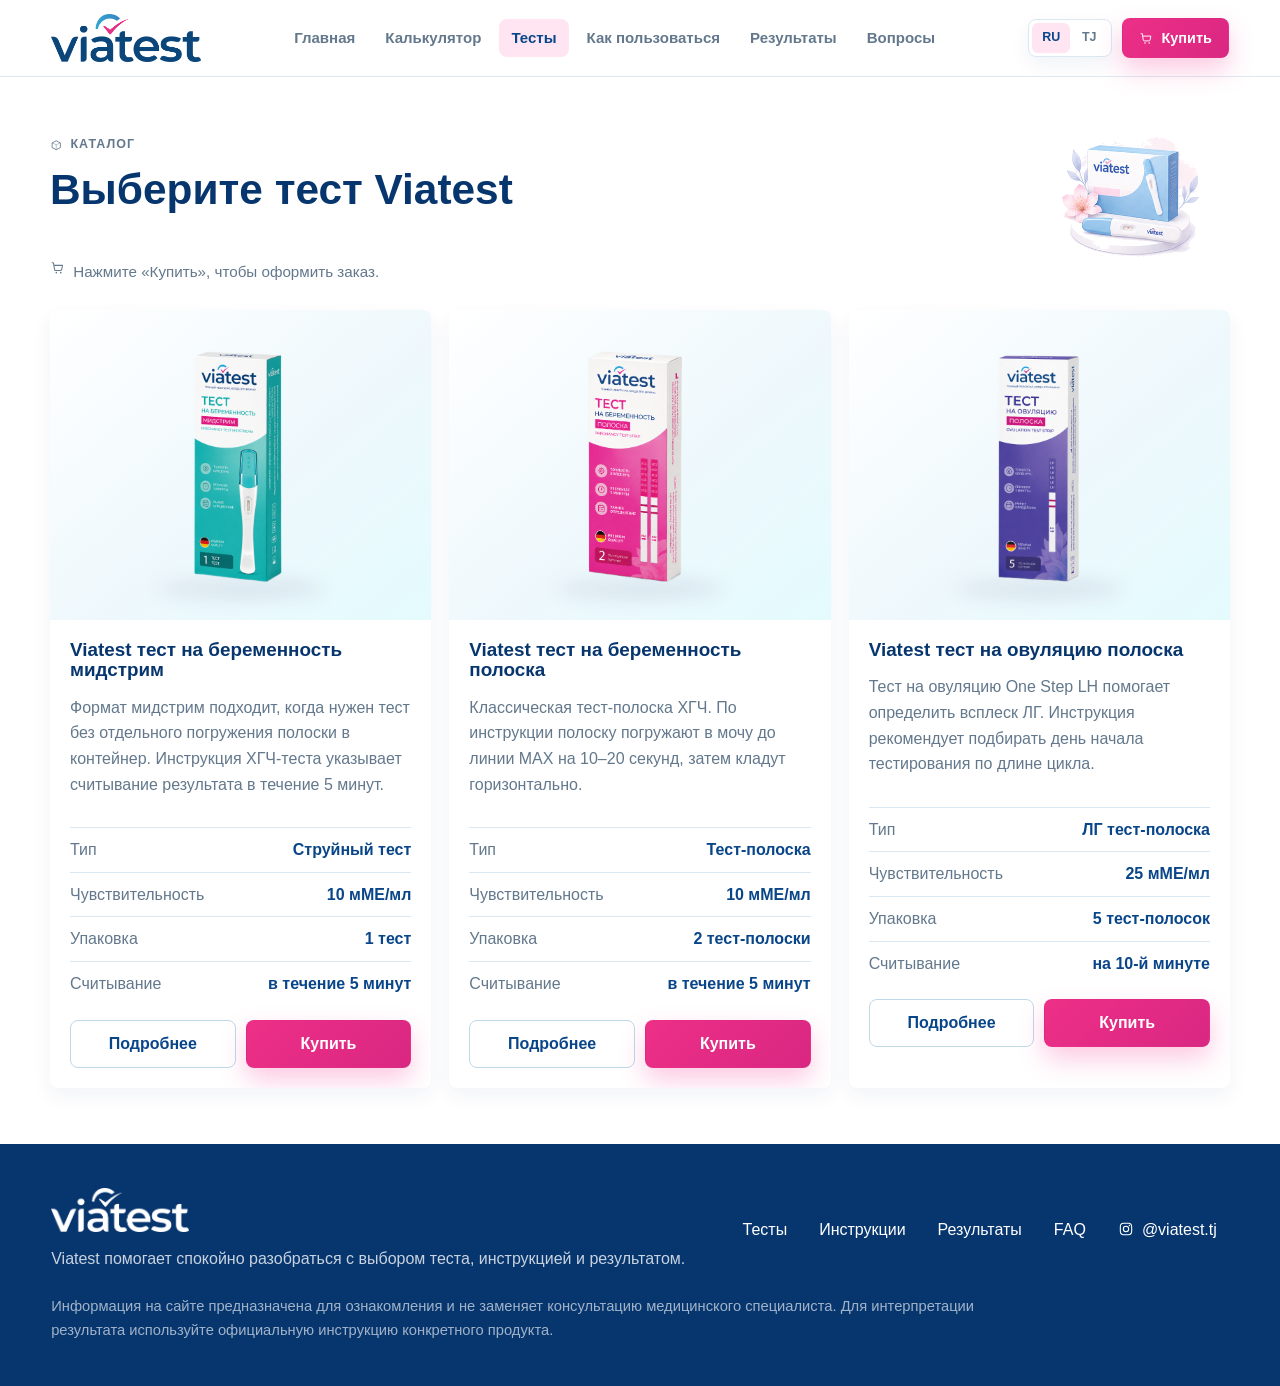
<file: tests.html>
﻿<!doctype html>
<html lang="ru">
  <head>
    <meta charset="utf-8" />
    <meta name="viewport" content="width=device-width, initial-scale=1" />
    <title>Каталог тестов Viatest — беременность и овуляция</title>
    <meta
      name="description"
      content="Каталог тестов Viatest: полоска и мидстрим на беременность, тест-полоска на овуляцию. Чувствительность, комплектация и удобная покупка."
    />
    <meta name="theme-color" content="#eef7fa" />
    <link rel="icon" type="image/png" sizes="32x32" href="assets/logo/favicon-32.png" />
    <link rel="icon" type="image/png" sizes="192x192" href="assets/logo/favicon-192.png" />
    <link rel="apple-touch-icon" href="assets/logo/apple-touch-icon.png" />
    <link rel="stylesheet" href="styles.css" />
    <script type="application/ld+json">
      {
        "@context": "https://schema.org",
        "@type": "ItemList",
        "name": "Тесты Viatest",
        "itemListElement": [
          {
            "@type": "ListItem",
            "position": 1,
            "item": {
              "@type": "Product",
              "name": "Viatest тест на беременность мидстрим",
              "image": "assets/products/hcg-midstream-box.png",
              "category": "Тест на беременность",
              "url": "#"
            }
          },
          {
            "@type": "ListItem",
            "position": 2,
            "item": {
              "@type": "Product",
              "name": "Viatest тест на беременность полоска",
              "image": "assets/products/hcg-strip-box.png",
              "category": "Тест на беременность",
              "url": "#"
            }
          },
          {
            "@type": "ListItem",
            "position": 3,
            "item": {
              "@type": "Product",
              "name": "Viatest тест на овуляцию полоска",
              "image": "assets/products/lh-ovulation-strip-box.png",
              "category": "Тест на овуляцию",
              "url": "#"
            }
          }
        ]
      }
    </script>
  </head>
  <body>
    <svg xmlns="http://www.w3.org/2000/svg" style="display:none" aria-hidden="true">
      <symbol id="icon-strip" viewBox="0 0 24 24">
        <rect x="9" y="2.5" width="6" height="19" rx="2.4" fill="none" stroke="currentColor" stroke-width="1.6"/>
        <path d="M9 8.5h6" stroke="currentColor" stroke-width="1.4"/>
        <rect x="10.4" y="11" width="1.4" height="5" rx=".7" fill="currentColor" stroke="none"/>
        <rect x="12.6" y="11" width="1.4" height="5" rx=".7" fill="currentColor" stroke="none" opacity=".55"/>
      </symbol>
      <symbol id="icon-check" viewBox="0 0 24 24">
        <circle cx="12" cy="12" r="9" fill="none" stroke="currentColor" stroke-width="1.6" opacity=".35"/>
        <path d="M8 12.4l2.6 2.6L16.4 9" fill="none" stroke="currentColor" stroke-width="1.8" stroke-linecap="round" stroke-linejoin="round"/>
      </symbol>
      <symbol id="icon-cart" viewBox="0 0 24 24">
        <path d="M3.5 4.5h2l1.6 10.3a2 2 0 0 0 2 1.7h7.4a2 2 0 0 0 2-1.6l1.3-6.4H6.4" fill="none" stroke="currentColor" stroke-width="1.6" stroke-linecap="round" stroke-linejoin="round"/>
        <circle cx="10" cy="20" r="1.3" fill="currentColor" stroke="none"/>
        <circle cx="17" cy="20" r="1.3" fill="currentColor" stroke="none"/>
      </symbol>
      <symbol id="icon-box" viewBox="0 0 24 24">
        <path d="M12 3.5l8 4v9l-8 4-8-4v-9l8-4Z" fill="none" stroke="currentColor" stroke-width="1.6" stroke-linejoin="round"/>
        <path d="M4 7.5 12 11l8-3.5M12 11v10" fill="none" stroke="currentColor" stroke-width="1.4" stroke-linejoin="round" opacity=".6"/>
      </symbol>
    </svg>

    <header class="site-header" id="top">
      <a class="brand" href="index.html" aria-label="Viatest">
        <img src="assets/logo/viatest-logo.png" alt="Viatest" width="2326" height="745" />
      </a>
      <button class="menu-toggle" type="button" aria-label="Открыть меню" aria-expanded="false">
        <span></span>
        <span></span>
        <span></span>
      </button>
      <nav class="main-nav" aria-label="Основная навигация">
        <a href="index.html">Главная</a>
        <a href="calculator.html">Калькулятор</a>
        <a href="tests.html" aria-current="page">Тесты</a>
        <a href="instructions.html">Как пользоваться</a>
        <a href="results.html">Результаты</a>
        <a href="faq.html">Вопросы</a>
      </nav>
      <div class="header-actions">
        <div class="language-switcher" role="group" aria-label="Язык сайта">
          <button class="language-option is-active" type="button" data-lang-switch="ru">RU</button>
          <button class="language-option" type="button" data-lang-switch="tj">TJ</button>
        </div>
        <a class="button button-primary button-small" href="#" data-buy="default" data-place="header"
          ><svg class="icon"><use href="#icon-cart"></use></svg>Купить</a
        >
      </div>
    </header>

    <main>
      <section class="catalog section-band" id="tests" aria-labelledby="tests-title">
        <div class="section-inner">
          <div class="section-heading section-heading-row section-heading-illustrated">
            <div>
              <p class="eyebrow"><svg class="icon"><use href="#icon-box"></use></svg>Каталог</p>
              <h2 id="tests-title">Выберите тест Viatest</h2>
              <p class="section-note"><svg class="icon"><use href="#icon-cart"></use></svg>Нажмите «Купить», чтобы оформить заказ.</p>
            </div>
            <img class="section-illustration" src="assets/illustrations/buy-viatest.png" alt="" width="280" height="280" loading="lazy" />
          </div>
          <div class="product-grid" id="product-grid"></div>
        </div>
      </section>

      <section class="product-detail section-band" id="product-detail" aria-labelledby="product-detail-title" hidden>
        <div class="section-inner">
          <div class="product-detail-layout">
            <div class="product-detail-image">
              <img id="detail-image" src="assets/products/hcg-midstream-box.png" alt="Упаковка выбранного теста Viatest" width="1024" height="1536" loading="lazy" />
            </div>
            <div class="product-detail-content">
              <p class="eyebrow"><svg class="icon"><use href="#icon-strip"></use></svg>Карточка продукта</p>
              <h2 id="product-detail-title">Viatest тест на беременность мидстрим</h2>
              <p id="detail-description"></p>
              <ul class="check-list" id="detail-benefits"></ul>
              <dl class="detail-specs" id="detail-specs"></dl>
              <div class="detail-actions">
                <a class="button button-primary" href="#" id="detail-buy" data-place="product_detail"
                  ><svg class="icon"><use href="#icon-cart"></use></svg>Купить</a
                >
                <a class="button button-secondary" href="instructions.html">Инструкция</a>
                <button class="button button-secondary" type="button" data-detail-close>Свернуть</button>
              </div>
            </div>
          </div>
        </div>
      </section>
    </main>

    <footer class="site-footer">
      <div class="footer-main">
        <img src="assets/logo/viatest-logo.png" alt="Viatest" width="2326" height="745" />
        <p>Viatest помогает спокойно разобраться с выбором теста, инструкцией и результатом.</p>
      </div>
      <nav class="footer-nav" aria-label="Навигация в подвале">
        <a href="tests.html">Тесты</a>
        <a href="instructions.html">Инструкции</a>
        <a href="results.html">Результаты</a>
        <a href="faq.html">FAQ</a>
        <a class="footer-instagram" href="https://www.instagram.com/viatest.tj?stkn=OWJrdm1ncm02MjZ6&amp;utm_source=qr" target="_blank" rel="noopener noreferrer" aria-label="Instagram @viatest.tj"><svg class="icon" viewBox="0 0 24 24" aria-hidden="true"><rect x="3.5" y="3.5" width="17" height="17" rx="5" fill="none" stroke="currentColor" stroke-width="1.6"/><circle cx="12" cy="12" r="4" fill="none" stroke="currentColor" stroke-width="1.6"/><circle cx="17.2" cy="6.8" r="1.1" fill="currentColor"/></svg>@viatest.tj</a>
      </nav>
      <p class="disclaimer">
        Информация на сайте предназначена для ознакомления и не заменяет консультацию медицинского специалиста. Для интерпретации результата используйте официальную инструкцию конкретного продукта.
      </p>
    </footer>

    <a class="sticky-buy" href="#" data-buy="default" data-place="sticky_mobile"
      ><svg class="icon"><use href="#icon-cart"></use></svg>Купить</a
    >
    <script src="app.js" defer></script>
  </body>
</html>
</file>
<file: styles.css>
:root {
  /* Bright medical retail palette: clean white, confident violet text,
     Viatest pink actions, and a little teal from the product packaging. */
  --navy-950: #07366f;
  --navy-900: #084589;
  --navy-700: #1267b0;
  --teal-700: #00979f;
  --teal-600: #19bfd0;
  --teal-100: #e4fbfd;
  --rose-600: #ed2f87;
  --rose-100: #ffe5f1;
  --blue-050: #f7fbff;
  --blue-075: #eef8fc;
  --blue-100: #e7f1ff;
  --surface: #ffffff;
  --surface-soft: #fbfdff;
  --line: #d9e8f3;
  --line-strong: #bed8ea;
  --text: #183657;
  --muted: #63788c;
  --success: #008c99;
  --warning: #a96a00;
  --error: #c2296f;
  --shadow-sm: 0 8px 20px rgba(7, 54, 111, 0.06);
  --shadow: 0 20px 46px rgba(7, 54, 111, 0.1);
  --shadow-lg: 0 28px 72px rgba(7, 54, 111, 0.14);
  --radius: 8px;
  --radius-sm: 8px;
  --radius-lg: 8px;
  --radius-pill: 999px;
  --content: 1180px;
  --header-height: 76px;
  --font-sans: "Segoe UI Variable", "Segoe UI", Roboto, Arial, sans-serif;
}

* {
  box-sizing: border-box;
}

html {
  scroll-behavior: smooth;
}

body {
  margin: 0;
  min-width: 320px;
  background: var(--blue-050);
  color: var(--text);
  font-family: var(--font-sans);
  font-size: 16px;
  line-height: 1.6;
  letter-spacing: 0;
  overflow-x: hidden;
}

body.menu-open {
  overflow: hidden;
}

img,
svg {
  display: block;
}

img {
  max-width: 100%;
  height: auto;
}

a {
  color: inherit;
}

button,
input {
  font: inherit;
}

h1,
h2,
h3,
p {
  margin-top: 0;
}

h1,
h2,
h3 {
  color: var(--navy-950);
  font-weight: 760;
  line-height: 1.08;
  letter-spacing: 0;
  overflow-wrap: anywhere;
}

h1 {
  font-size: 4.45rem;
}

h2 {
  font-size: 2.65rem;
}

h3 {
  font-size: 1.18rem;
}

.icon {
  width: 1em;
  height: 1em;
  display: inline-block;
  flex: 0 0 auto;
}

.site-header {
  position: sticky;
  top: 0;
  z-index: 50;
  min-height: var(--header-height);
  display: grid;
  grid-template-columns: auto 1fr auto;
  align-items: center;
  gap: 28px;
  padding: 14px clamp(18px, 4vw, 54px);
  background: rgba(255, 255, 255, 0.94);
  border-bottom: 1px solid rgba(217, 232, 238, 0.9);
  backdrop-filter: blur(16px);
}

.brand,
.brand img {
  width: 150px;
}

.brand {
  display: inline-flex;
  align-items: center;
  text-decoration: none;
}

.main-nav {
  display: flex;
  justify-content: center;
  align-items: center;
  gap: 6px;
  color: var(--muted);
  font-size: 0.94rem;
  font-weight: 650;
}

.main-nav a,
.footer-nav a {
  min-height: 38px;
  display: inline-flex;
  align-items: center;
  padding: 0 12px;
  border-radius: var(--radius-sm);
  text-decoration: none;
}

.main-nav a:hover,
.main-nav a[aria-current="page"] {
  color: var(--navy-900);
  background: var(--rose-100);
}

.header-actions {
  display: flex;
  align-items: center;
  gap: 10px;
}

.language-switcher {
  min-height: 38px;
  display: inline-grid;
  grid-template-columns: repeat(2, minmax(38px, 1fr));
  align-items: center;
  padding: 3px;
  border: 1px solid var(--line);
  border-radius: var(--radius-sm);
  background: var(--surface);
  box-shadow: var(--shadow-sm);
}

.language-option {
  min-height: 30px;
  border: 0;
  border-radius: calc(var(--radius-sm) - 2px);
  background: transparent;
  color: var(--muted);
  font-size: 0.78rem;
  font-weight: 780;
  cursor: pointer;
}

.language-option.is-active {
  background: var(--rose-100);
  color: var(--navy-900);
}

.menu-toggle {
  display: none;
  width: 44px;
  height: 44px;
  border: 1px solid var(--line);
  border-radius: var(--radius-sm);
  background: var(--surface);
  padding: 10px;
}

.menu-toggle span {
  display: block;
  width: 100%;
  height: 2px;
  margin: 5px 0;
  border-radius: 2px;
  background: var(--navy-900);
  transform-origin: center;
  transition:
    opacity 160ms ease,
    transform 160ms ease;
}

.button {
  min-height: 48px;
  max-width: 100%;
  display: inline-flex;
  align-items: center;
  justify-content: center;
  gap: 8px;
  padding: 0 20px;
  border: 1px solid transparent;
  border-radius: var(--radius);
  text-decoration: none;
  font-weight: 740;
  line-height: 1;
  cursor: pointer;
  transition:
    transform 160ms ease,
    box-shadow 160ms ease,
    border-color 160ms ease,
    background 160ms ease;
}

.button:hover {
  transform: translateY(-1px);
}

.button-primary {
  background: linear-gradient(135deg, var(--rose-600), #d92782);
  color: #ffffff;
  box-shadow: 0 12px 26px rgba(243, 63, 152, 0.28);
}

.button-primary:hover {
  background: linear-gradient(135deg, #ff5aac, var(--rose-600));
  box-shadow: 0 16px 34px rgba(243, 63, 152, 0.34);
}

.button-secondary {
  background: var(--surface);
  border-color: var(--line-strong);
  color: var(--navy-900);
}

.button-secondary:hover {
  border-color: var(--teal-600);
  color: var(--teal-700);
  box-shadow: var(--shadow-sm);
}

.button-small {
  min-height: 40px;
  padding-inline: 16px;
  font-size: 0.9rem;
}

.section-band {
  background:
    linear-gradient(180deg, rgba(255, 255, 255, 0.36), rgba(255, 255, 255, 0)),
    var(--blue-075);
}

.section-inner {
  width: min(var(--content), calc(100% - 36px));
  margin: 0 auto;
  padding: 56px 0;
}

.section-heading {
  max-width: 760px;
  margin-bottom: 26px;
}

.section-heading p,
.section-copy p,
.hero-lead,
.section-note,
.product-body p,
.article-card p,
.trust-grid p,
.next-grid p,
.next-grid li,
.result-card p,
.weak-line p,
.helper-copy p,
.accordion p,
.disclaimer {
  color: var(--muted);
}

.section-heading-row {
  display: flex;
  justify-content: space-between;
  align-items: center;
  gap: 28px;
  max-width: none;
}

.product-detail[hidden] {
  display: none;
}

.section-note {
  max-width: 380px;
  display: inline-flex;
  gap: 8px;
  align-items: flex-start;
  margin: 0;
  font-size: 0.95rem;
}

.eyebrow {
  display: inline-flex;
  align-items: center;
  gap: 8px;
  margin-bottom: 12px;
  color: var(--rose-600);
  font-size: 0.78rem;
  font-weight: 760;
  letter-spacing: 0.08em;
  text-transform: uppercase;
}

.hero {
  position: relative;
  min-height: 600px;
  display: grid;
  grid-template-columns: minmax(0, 0.95fr) minmax(360px, 0.82fr);
  align-items: center;
  gap: 46px;
  overflow: hidden;
  isolation: isolate;
  padding: 48px clamp(18px, 5vw, 70px);
  background: linear-gradient(112deg, #ffffff 0%, #fffafd 55%, var(--rose-100) 100%);
}

.hero::after {
  content: none;
}

.hero-blob {
  display: none;
}

.hero-copy {
  position: relative;
  z-index: 2;
  min-width: 0;
  width: min(640px, 100%);
}

.hero h1 {
  margin-bottom: 22px;
}

.hero h1 em {
  color: var(--rose-600);
  font-style: normal;
}

.hero-lead {
  max-width: 640px;
  margin-bottom: 28px;
  color: #513f66;
  font-size: 1.18rem;
}

.hero-actions,
.detail-actions,
.instruction-actions {
  display: flex;
  flex-wrap: wrap;
  gap: 12px;
}

.hero-facts {
  display: grid;
  grid-template-columns: repeat(3, minmax(0, 1fr));
  gap: 12px;
  max-width: 680px;
  margin: 32px 0 0;
}

.hero-facts div {
  min-width: 0;
  min-height: 96px;
  padding: 16px;
  border-radius: var(--radius);
  background: rgba(255, 255, 255, 0.84);
  box-shadow: var(--shadow-sm);
}

.hero-facts dt {
  display: flex;
  align-items: center;
  gap: 8px;
  margin-bottom: 6px;
  color: var(--navy-900);
  font-weight: 760;
}

.hero-facts dd {
  margin: 0;
  color: var(--muted);
  font-size: 0.93rem;
  overflow-wrap: anywhere;
}

.hero-media {
  position: relative;
  right: auto;
  bottom: auto;
  z-index: 1;
  justify-self: end;
  width: min(100%, 540px);
  height: 520px;
  pointer-events: none;
}

.hero-media img {
  position: absolute;
  object-fit: contain;
}

/* Teal midstream box: sits back, upper-right */
.hero-media img:first-child,
.hero-pack-main {
  right: 2%;
  top: 4%;
  width: 62%;
  max-height: 78%;
  z-index: 1;
  filter: drop-shadow(0 24px 34px rgba(0, 140, 153, 0.25));
}

/* Pink strip box: sits forward, lower-left, overlapping the teal box */
.hero-pack-side {
  left: 0;
  bottom: 8%;
  width: 46%;
  z-index: 2;
  filter: drop-shadow(0 22px 30px rgba(243, 63, 152, 0.26));
}

.hero-device {
  left: 34%;
  bottom: 2%;
  width: 24%;
  z-index: 3;
  filter: drop-shadow(0 18px 24px rgba(0, 140, 153, 0.2));
}

.quick-choice,
.trust,
.articles,
.next-steps {
  background: var(--surface);
}

.choice-grid,
.product-grid,
.result-grid,
.trust-grid,
.article-grid,
.next-grid,
.steps {
  display: grid;
  gap: 18px;
}

.choice-grid {
  grid-template-columns: repeat(4, minmax(0, 1fr));
}

.choice-card,
.product-card,
.result-card,
.step-card,
.article-card,
.trust-grid article,
.next-grid article,
.calculator-panel,
.helper-panel,
.product-detail-image,
.accordion details,
.weak-line,
.timer-card,
.result-card-hub {
  border: none;
  border-radius: var(--radius);
  background: var(--surface);
  box-shadow: var(--shadow-sm);
}

.choice-card {
  min-height: 190px;
  display: grid;
  grid-template-rows: auto auto 1fr auto;
  gap: 12px;
  padding: 20px;
  text-decoration: none;
  transition:
    transform 160ms ease,
    border-color 160ms ease,
    box-shadow 160ms ease;
}

.choice-card:hover {
  transform: translateY(-2px);
  border-color: var(--rose-600);
  box-shadow: var(--shadow);
}

.choice-icon,
.trust-icon,
.step-icon,
.result-empty-icon {
  width: 42px;
  height: 42px;
  display: inline-grid;
  place-items: center;
  border-radius: var(--radius-sm);
  background: var(--blue-100);
  color: var(--navy-700);
}

.choice-card strong {
  color: var(--navy-950);
  font-size: 1.02rem;
  line-height: 1.22;
}

.choice-card span:not(.choice-icon) {
  color: var(--muted);
  font-size: 0.95rem;
}

.icon-arrow {
  color: var(--rose-600);
}

.trust-grid {
  grid-template-columns: repeat(4, minmax(0, 1fr));
}

.trust-grid article {
  padding: 22px;
}

.trust-grid h3,
.next-grid h3,
.step-card h3,
.result-card h3,
.article-card h3 {
  margin-bottom: 10px;
}

.catalog {
  background: var(--surface);
}

.product-grid {
  grid-template-columns: repeat(3, minmax(0, 1fr));
}

.product-card {
  overflow: hidden;
  transition:
    transform 160ms ease,
    border-color 160ms ease,
    box-shadow 160ms ease;
}

.product-card:hover {
  transform: translateY(-2px);
  border-color: var(--line-strong);
  box-shadow: var(--shadow);
}

.product-visual {
  position: relative;
  min-height: 310px;
  display: grid;
  place-items: center;
  padding: 20px;
  background:
    linear-gradient(140deg, #ffffff 0%, var(--blue-075) 56%, var(--teal-100) 100%);
}

.product-visual::after {
  content: "";
  position: absolute;
  left: 28%;
  right: 28%;
  bottom: 22px;
  height: 18px;
  border-radius: 50%;
  background: rgba(36, 16, 79, 0.09);
  filter: blur(9px);
}

.product-visual img {
  position: relative;
  z-index: 1;
  max-height: 268px;
  object-fit: contain;
}

.product-body {
  display: grid;
  gap: 14px;
  padding: 20px;
}

.product-body h3 {
  margin-bottom: 0;
}

.meta-list,
.detail-specs {
  display: grid;
  gap: 0;
  margin: 0;
}

.meta-list div,
.detail-specs div {
  display: flex;
  justify-content: space-between;
  gap: 16px;
  padding: 9px 0;
  border-top: 1px solid var(--line);
}

.meta-list dt,
.detail-specs dt {
  color: var(--muted);
}

.meta-list dd,
.detail-specs dd {
  margin: 0;
  color: var(--navy-900);
  font-weight: 700;
  text-align: right;
}

.product-actions {
  display: grid;
  grid-template-columns: 1fr 1fr;
  gap: 10px;
}

.product-detail-layout {
  display: grid;
  grid-template-columns: 380px minmax(0, 1fr);
  gap: clamp(30px, 6vw, 74px);
  align-items: center;
}

.product-detail-image {
  position: relative;
  min-height: 520px;
  display: grid;
  place-items: center;
  background:
    linear-gradient(140deg, #ffffff 0%, var(--blue-075) 58%, var(--teal-100) 100%);
}

.product-detail-image img {
  max-height: 490px;
  object-fit: contain;
  filter: drop-shadow(0 18px 24px rgba(36, 16, 79, 0.12));
}

.product-detail-content h2 {
  margin-bottom: 16px;
}

.check-list {
  display: grid;
  gap: 10px;
  margin: 22px 0;
  padding: 0;
  list-style: none;
}

.check-list li {
  position: relative;
  display: grid;
  grid-template-columns: 18px minmax(0, 1fr);
  column-gap: 10px;
  align-items: start;
  padding-left: 30px;
}

.check-list li::before {
  content: "";
  position: absolute;
  left: 0;
  top: 0.46em;
  width: 9px;
  height: 9px;
  border-radius: 50%;
  background: var(--rose-600);
  box-shadow: 0 0 0 4px var(--rose-100);
}

.check-list .icon {
  width: 18px;
  height: 18px;
  margin-top: 0.18em;
  color: var(--navy-700);
}

.check-list li span {
  min-width: 0;
  line-height: 1.45;
}

.calculator-hub {
  background:
    linear-gradient(180deg, var(--blue-075), var(--blue-050));
}

.calculator-heading {
  margin-inline: auto;
  text-align: center;
}

.calculator-heading.section-heading-illustrated {
  max-width: none;
  margin-inline: 0;
  text-align: left;
}

.calculator-layout,
.two-column {
  display: grid;
  grid-template-columns: minmax(0, 1fr) minmax(340px, 1fr);
  gap: clamp(28px, 5vw, 64px);
  align-items: start;
}

.calculator-panel {
  display: grid;
  gap: 14px;
  padding: 22px;
}

.calculator-field {
  display: grid;
  grid-template-columns: 42px 1fr;
  gap: 14px;
  align-items: start;
  padding: 14px;
  border-radius: var(--radius-sm);
  background: var(--surface-soft);
  box-shadow: var(--shadow-sm);
}

.field-step {
  width: 34px;
  height: 34px;
  display: inline-grid;
  place-items: center;
  border-radius: var(--radius-sm);
  background: var(--teal-100);
  color: var(--teal-700);
  font-size: 0.78rem;
  font-weight: 760;
}

.field-body {
  display: grid;
  gap: 8px;
}

.field-label,
.calculator label > span:first-child {
  color: var(--navy-900);
  font-weight: 700;
}

.calculator input,
.calculator-panel input {
  width: 100%;
  min-height: 46px;
  border: 1px solid var(--line);
  border-radius: var(--radius-sm);
  padding: 0 12px;
  background: var(--surface);
  color: var(--text);
}

.calculator-submit {
  width: 100%;
}

.notice {
  display: flex;
  gap: 10px;
  align-items: flex-start;
  margin-top: 4px;
  padding: 14px;
  border-left: 3px solid var(--teal-600);
  border-radius: var(--radius-sm);
  background: var(--teal-100);
  color: var(--navy-900);
  font-size: 0.94rem;
}

.result-card-hub {
  min-height: 100%;
  padding: 24px;
}

.result-empty {
  display: grid;
  gap: 14px;
  align-content: center;
  min-height: 300px;
  text-align: center;
}

.result-empty-icon {
  margin-inline: auto;
}

.result-rows {
  display: grid;
  gap: 14px;
}

.result-row {
  border-radius: var(--radius-sm);
  background: var(--surface-soft);
  box-shadow: var(--shadow-sm);
  overflow: hidden;
}

.result-row-main {
  display: grid;
  grid-template-columns: auto 1fr auto;
  align-items: center;
  gap: 14px;
  padding: 16px;
}

.result-row-icon {
  width: 42px;
  height: 42px;
  flex: 0 0 auto;
  display: inline-grid;
  place-items: center;
  border-radius: 50%;
  background: var(--rose-100);
  color: var(--rose-600);
  font-size: 1.1rem;
}

.result-row-text {
  margin: 0;
  min-width: 0;
}

.result-row-text dt {
  color: var(--muted);
  font-size: 0.86rem;
}

.result-row-text dd {
  margin: 2px 0 0;
  color: var(--navy-950);
  font-weight: 800;
  font-size: 1.05rem;
}

.result-why-toggle {
  flex: 0 0 auto;
  width: 34px;
  height: 34px;
  display: inline-grid;
  place-items: center;
  border: none;
  border-radius: 50%;
  background: var(--surface);
  color: var(--navy-900);
  cursor: pointer;
  box-shadow: var(--shadow-sm);
  transition:
    transform 220ms ease,
    background 180ms ease,
    color 180ms ease;
}

.result-why-toggle .icon {
  width: 16px;
  height: 16px;
}

.result-why-toggle[aria-expanded="true"] {
  transform: rotate(180deg);
  background: var(--rose-600);
  color: #ffffff;
}

.result-why {
  display: grid;
  grid-template-rows: 0fr;
  transition: grid-template-rows 260ms ease;
}

.result-why-inner {
  overflow: hidden;
}

.result-why[data-open="true"] {
  grid-template-rows: 1fr;
}

.result-why p {
  margin: 0;
  padding: 0 16px 16px;
  color: var(--muted);
  font-size: 0.92rem;
}

.calculator-faq {
  margin-top: 34px;
}

.tab-list {
  display: grid;
  grid-template-columns: repeat(3, minmax(0, 1fr));
  gap: 24px;
  margin-top: 46px;
  margin-bottom: 40px;
  overflow: visible;
}

.segmented-control {
  display: flex;
  flex-wrap: wrap;
  gap: 10px;
  margin-bottom: 24px;
}

.segment {
  min-height: 48px;
  display: inline-flex;
  align-items: center;
  gap: 10px;
  padding: 0 22px;
  border: none;
  border-radius: var(--radius-pill);
  background: var(--surface);
  color: var(--navy-900);
  font-weight: 700;
  cursor: pointer;
  box-shadow: var(--shadow-sm);
}

.segment.is-active {
  border-color: var(--rose-600);
  background: linear-gradient(135deg, var(--rose-600), #c81463);
  color: #ffffff;
}

/* Test-type selector cards (instructions.html) */

.tab-card {
  position: relative;
  min-height: 150px;
  display: flex;
  align-items: center;
  gap: 16px;
  padding: 22px 84px 22px 22px;
  border: none;
  border-radius: var(--radius-lg);
  background: var(--surface);
  color: var(--navy-900);
  text-align: left;
  cursor: pointer;
  overflow: visible;
  box-shadow: var(--shadow-sm);
  transition:
    transform 160ms ease,
    box-shadow 160ms ease,
    background 160ms ease;
}

.tab-card:hover {
  transform: translateY(-3px);
  box-shadow: var(--shadow);
}

.tab-card-icon {
  flex: 0 0 auto;
  width: 48px;
  height: 48px;
  display: inline-grid;
  place-items: center;
  border-radius: 50%;
  background: var(--rose-100);
  color: var(--rose-600);
  font-size: 1.3rem;
}

.tab-card-text {
  display: grid;
  gap: 6px;
}

.tab-card-text strong {
  font-size: 1.05rem;
  font-weight: 800;
}

.tab-card-text span {
  color: var(--muted);
  font-size: 0.86rem;
  font-weight: 500;
  line-height: 1.4;
}

.tab-thumb {
  position: absolute;
  right: 14px;
  top: -34px;
  width: 90px;
  height: 90px;
  object-fit: contain;
  filter: drop-shadow(0 10px 16px rgba(7, 54, 111, 0.22));
  pointer-events: none;
  transition: transform 160ms ease;
}

.tab-card:hover .tab-thumb {
  transform: translateY(-3px);
}

.tab-card-arrow {
  position: absolute;
  right: 20px;
  bottom: 18px;
  width: 34px;
  height: 34px;
  display: inline-grid;
  place-items: center;
  border-radius: 50%;
  background: var(--surface);
  box-shadow: var(--shadow-sm);
  color: var(--rose-600);
  font-size: 1rem;
}

.tab-card.is-active {
  background: linear-gradient(135deg, var(--rose-100), var(--blue-100));
  box-shadow: var(--shadow);
}

.tab-card.is-active .tab-card-icon {
  background: #ffffff;
}

.tab-card.is-active .tab-card-arrow {
  background: var(--rose-600);
  color: #ffffff;
}

.instruction-panel {
  display: grid;
  gap: 22px;
}

.instruction-panel[hidden] {
  display: none;
}

.steps {
  grid-template-columns: repeat(4, minmax(0, 1fr));
}

.step-card {
  min-height: 210px;
  padding: 20px;
}

.step-icon {
  margin-bottom: 16px;
}

.steps-illustrated {
  grid-template-columns: repeat(4, minmax(0, 1fr));
}

.steps-illustrated .step-card {
  padding: 0 0 20px;
  overflow: hidden;
}

.step-illustration {
  width: 100%;
  aspect-ratio: 1 / 1;
  object-fit: cover;
  margin-bottom: 16px;
}

.steps-illustrated .step-card h3,
.steps-illustrated .step-card p {
  padding-inline: 20px;
}

.timer-card {
  display: grid;
  gap: 18px;
  margin-top: 24px;
  padding: 26px 28px;
}

.timer-card-row {
  display: grid;
  grid-template-columns: auto 1fr auto;
  gap: 20px;
  align-items: center;
}

.timer-ring {
  position: relative;
  width: 88px;
  height: 88px;
  display: grid;
  place-items: center;
}

.timer-ring svg {
  position: absolute;
  inset: 0;
  width: 88px;
  height: 88px;
  transform: rotate(-90deg);
}

.timer-ring-track,
.timer-ring-progress {
  fill: none;
  stroke-width: 5;
}

.timer-ring-track {
  stroke: var(--rose-100);
}

.timer-ring-progress {
  stroke: var(--rose-600);
  stroke-linecap: round;
  stroke-dasharray: 238.76;
  stroke-dashoffset: var(--ring-offset, 238.76);
  transition: stroke-dashoffset 1000ms linear;
}

#timer-display {
  position: relative;
  z-index: 1;
  color: var(--navy-900);
  font-size: 1.15rem;
  font-weight: 800;
}

.timer-card-info {
  display: grid;
  gap: 4px;
}

.timer-card-info p {
  margin: 0;
  color: var(--muted);
  font-size: 0.9rem;
}

.timer-label {
  display: flex;
  gap: 8px;
  align-items: center;
  color: var(--navy-900);
  font-weight: 740;
}

.timer-progress-bar {
  height: 10px;
  border-radius: var(--radius-pill);
  background: var(--rose-100);
  overflow: hidden;
}

.timer-progress-fill {
  height: 100%;
  width: 0%;
  border-radius: var(--radius-pill);
  background: linear-gradient(90deg, var(--rose-600), #d92782);
  transition: width 1000ms linear;
}

.result-grid {
  grid-template-columns: repeat(3, minmax(0, 1fr));
}

.result-card {
  min-height: 288px;
  display: grid;
  align-content: start;
  gap: 18px;
  padding: 22px;
}

.test-window {
  position: relative;
  width: 100%;
  max-width: 220px;
  height: 96px;
  border: 1px solid var(--line-strong);
  border-radius: var(--radius);
  background: #fbfbf8;
  box-shadow: inset 0 0 0 10px #ffffff;
}

.test-window::before,
.test-window::after {
  position: absolute;
  top: 10px;
  color: #8bb5b0;
  font-size: 0.74rem;
  font-weight: 800;
}

.test-window::before {
  content: "C";
  left: 52px;
}

.test-window::after {
  content: "T";
  right: 54px;
}

.line {
  position: absolute;
  top: 31px;
  width: 7px;
  height: 46px;
  border-radius: 6px;
  background: var(--rose-600);
}

.line-c {
  left: 57px;
}

.line-t {
  right: 59px;
}

.invalid .line-t {
  right: 84px;
}

.weak .line-t {
  opacity: 0.35;
}

.weak-line {
  display: grid;
  grid-template-columns: minmax(0, 1fr) 220px;
  gap: 24px;
  align-items: center;
  margin-top: 24px;
  padding: 24px;
}

.weak-line-illustration {
  width: 100%;
  max-height: 190px;
  object-fit: contain;
  justify-self: center;
}

.helper-panel {
  padding: 22px;
}

.helper-copy {
  min-height: 188px;
  padding: 18px;
  border-radius: var(--radius-sm);
  background: var(--blue-075);
}

.helper-copy ul {
  margin-bottom: 0;
  padding-left: 22px;
}

.next-grid {
  grid-template-columns: repeat(2, minmax(0, 1fr));
}

.next-grid article {
  padding: 22px;
}

.next-grid ol {
  display: grid;
  gap: 10px;
  margin: 0;
  padding-left: 22px;
}

.accordion {
  display: grid;
  gap: 10px;
}

.accordion summary {
  min-height: 58px;
  display: flex;
  align-items: center;
  padding: 0 18px;
  color: var(--navy-950);
  font-weight: 720;
  cursor: pointer;
}

.accordion details[open] summary {
  border-bottom: 1px solid var(--line);
}

.accordion p {
  margin: 0;
  padding: 16px 18px 18px;
}

.article-grid {
  grid-template-columns: repeat(3, minmax(0, 1fr));
}

.article-card {
  overflow: hidden;
}

.article-card img {
  width: 100%;
  height: 210px;
  object-fit: contain;
  padding: 0;
  background: transparent;
}

.article-card h3,
.article-card p,
.article-card span,
.article-button,
.article-body {
  margin-left: 20px;
  margin-right: 20px;
}

.article-card h3 {
  margin-top: 18px;
}

.article-card span {
  display: flex;
  gap: 8px;
  align-items: center;
  margin-top: 14px;
  margin-bottom: 18px;
  color: var(--teal-700);
  font-size: 0.9rem;
  font-weight: 720;
}

.article-button {
  width: calc(100% - 40px);
  margin-bottom: 18px;
}

.article-body {
  margin-bottom: 20px;
  padding-top: 16px;
  border-top: 1px solid var(--line);
}

.article-body[hidden] {
  display: none;
}

/* Calculator teaser (index.html) */

.calc-teaser {
  background: linear-gradient(120deg, var(--rose-100), var(--blue-100));
}

.calc-teaser-layout {
  display: grid;
  grid-template-columns: minmax(0, 1fr) minmax(300px, 0.85fr);
  gap: clamp(28px, 5vw, 64px);
  align-items: center;
}

.calc-teaser-list {
  display: grid;
  gap: 10px;
  margin: 22px 0 26px;
  padding: 0;
  list-style: none;
}

.calc-teaser-list li {
  display: flex;
  align-items: flex-start;
  gap: 10px;
  color: var(--text);
}

.calc-teaser-list .icon {
  flex: 0 0 auto;
  margin-top: 3px;
  color: var(--rose-600);
}

.calc-illustration {
  position: relative;
  min-height: 260px;
  display: grid;
  place-items: center;
  padding: 0;
  border-radius: var(--radius);
  background: transparent;
}

.calc-illustration svg {
  width: 100%;
  max-width: 300px;
  height: auto;
}

/* Home teaser blocks reusing product-card-like styling */

.mini-grid {
  display: grid;
  gap: 18px;
}

.mini-card {
  display: grid;
  gap: 14px;
  padding: 22px;
  border-radius: var(--radius);
  text-decoration: none;
  color: inherit;
  transition:
    transform 160ms ease,
    box-shadow 160ms ease;
}

.mini-card:hover {
  transform: translateY(-3px);
  box-shadow: var(--shadow);
}

.mini-card-icon {
  width: 46px;
  height: 46px;
  display: inline-grid;
  place-items: center;
  border-radius: var(--radius-sm);
  background: rgba(255, 255, 255, 0.7);
}

.mini-card h3 {
  margin-bottom: 4px;
}

.mini-card p {
  color: var(--muted);
  margin: 0;
}

.mini-card .link-arrow {
  display: inline-flex;
  align-items: center;
  gap: 6px;
  color: var(--rose-600);
  font-weight: 700;
  font-size: 0.92rem;
}

.tone-pink {
  background: var(--rose-100);
}

.tone-violet {
  background: var(--blue-100);
}

.tone-blue {
  background: var(--teal-100);
}

.tone-pink .mini-card-icon {
  color: var(--rose-600);
}

.tone-violet .mini-card-icon {
  color: var(--navy-700);
}

.tone-blue .mini-card-icon {
  color: var(--teal-700);
}

.steps-row {
  display: grid;
  grid-template-columns: repeat(4, minmax(0, 1fr)) 260px;
  gap: 16px;
  align-items: stretch;
}

.timer-teaser {
  display: grid;
  align-content: center;
  gap: 14px;
  padding: 24px;
  border-radius: var(--radius);
  background: linear-gradient(160deg, var(--navy-700), var(--navy-900));
  color: #ffffff;
  text-align: center;
}

.timer-teaser .timer-teaser-icon {
  width: 52px;
  height: 52px;
  margin-inline: auto;
  display: inline-grid;
  place-items: center;
  border-radius: 50%;
  background: rgba(255, 255, 255, 0.16);
}

.timer-teaser h3 {
  color: #ffffff;
  margin-bottom: 4px;
}

.timer-teaser p {
  color: rgba(255, 255, 255, 0.82);
  font-size: 0.9rem;
  margin: 0;
}

.timer-teaser .button {
  margin-top: 6px;
  justify-self: center;
}

/* Horizontal trust bar */

.trust-bar {
  display: grid;
  grid-template-columns: repeat(5, minmax(0, 1fr));
  gap: 18px;
  padding: 28px;
  border-radius: var(--radius-lg);
  background: var(--surface-soft);
  box-shadow: var(--shadow-sm);
}

.trust-bar-item {
  display: flex;
  align-items: center;
  gap: 10px;
  font-size: 0.9rem;
  font-weight: 650;
  color: var(--navy-900);
}

.trust-bar-item .icon {
  flex: 0 0 auto;
  width: 20px;
  height: 20px;
  color: var(--rose-600);
}

.final-cta {
  background: linear-gradient(120deg, var(--navy-900), var(--rose-600));
  color: #ffffff;
}

.final-cta .button-primary {
  background: #ffffff;
  color: var(--navy-900);
  box-shadow: 0 16px 34px rgba(0, 0, 0, 0.18);
}

.final-cta .button-primary:hover {
  background: var(--blue-050);
  color: var(--navy-950);
}

.final-cta h2,
.final-cta .eyebrow {
  color: #ffffff;
}

.final-cta p {
  color: rgba(255, 255, 255, 0.78);
}

.final-layout {
  display: grid;
  grid-template-columns: minmax(0, 1fr) 260px;
  gap: 34px;
  align-items: center;
}

.final-layout img {
  max-height: 360px;
  justify-self: center;
  object-fit: contain;
  filter: drop-shadow(0 22px 28px rgba(0, 0, 0, 0.18));
}

.site-footer {
  display: grid;
  grid-template-columns: minmax(220px, 1fr) auto;
  gap: 24px;
  padding: 44px clamp(18px, 4vw, 54px);
  background: var(--navy-950);
  color: rgba(255, 255, 255, 0.78);
}

.site-footer.footer-columns {
  grid-template-columns: minmax(220px, 1.3fr) repeat(3, minmax(140px, 1fr));
  gap: 32px;
}

.footer-main img {
  width: 138px;
  margin-bottom: 14px;
  filter: brightness(0) invert(1);
}

.footer-main p,
.disclaimer {
  margin-bottom: 0;
}

.footer-col h3 {
  color: #ffffff;
  font-size: 0.95rem;
  margin-bottom: 14px;
}

.footer-col-links {
  display: grid;
  gap: 10px;
  list-style: none;
  margin: 0;
  padding: 0;
}

.footer-col-links a {
  color: rgba(255, 255, 255, 0.72);
  text-decoration: none;
  font-size: 0.92rem;
}

.footer-col-links a:hover {
  color: #ffffff;
}

.footer-social {
  display: flex;
  gap: 10px;
}

.footer-social a {
  display: inline-flex;
  align-items: center;
  gap: 10px;
  color: rgba(255, 255, 255, 0.72);
  text-decoration: none;
  font-size: 0.92rem;
}

.footer-social a:hover {
  color: #ffffff;
}

.footer-social span {
  width: 38px;
  height: 38px;
  display: inline-grid;
  place-items: center;
  border-radius: 50%;
  background: rgba(255, 255, 255, 0.1);
  color: #ffffff;
}

.footer-nav {
  display: flex;
  flex-wrap: wrap;
  justify-content: flex-end;
  gap: 8px;
  color: #ffffff;
}

.footer-nav a:hover {
  background: rgba(255, 255, 255, 0.08);
}

.disclaimer {
  grid-column: 1 / -1;
  max-width: 940px;
  color: rgba(255, 255, 255, 0.62);
  font-size: 0.92rem;
}

.sticky-buy {
  position: fixed;
  left: 16px;
  right: 16px;
  bottom: 14px;
  z-index: 45;
  min-height: 52px;
  display: none;
  align-items: center;
  justify-content: center;
  gap: 8px;
  border-radius: var(--radius);
  background: linear-gradient(135deg, var(--rose-600), #c81463);
  color: #ffffff;
  text-decoration: none;
  font-weight: 760;
  box-shadow: 0 16px 34px rgba(233, 30, 121, 0.32);
  opacity: 0;
  pointer-events: none;
  transform: translateY(120%);
  transition:
    opacity 180ms ease,
    transform 180ms ease;
}

.sticky-buy.is-visible {
  opacity: 1;
  pointer-events: auto;
  transform: translateY(0);
}

body.menu-open .sticky-buy {
  opacity: 0;
  pointer-events: none;
  transform: translateY(120%);
}

.reveal {
  opacity: 1;
  transform: none;
  transition:
    opacity 420ms ease,
    transform 420ms ease;
}

.reveal.is-visible {
  opacity: 1;
  transform: translateY(0);
}

@media (max-width: 1060px) {
  h1 {
    font-size: 3.75rem;
  }

  h2 {
    font-size: 2.35rem;
  }

  .main-nav {
    gap: 2px;
    font-size: 0.88rem;
  }

  .hero {
    grid-template-columns: minmax(0, 1fr) minmax(320px, 0.74fr);
    gap: 34px;
  }

  .hero-media {
    width: 100%;
    height: 470px;
    opacity: 1;
  }

  .choice-grid,
  .steps,
  .steps-illustrated,
  .trust-grid {
    grid-template-columns: repeat(2, minmax(0, 1fr));
  }

  .tab-list {
    grid-template-columns: 1fr;
  }

  .product-grid,
  .article-grid,
  .mini-grid {
    grid-template-columns: repeat(2, minmax(0, 1fr));
  }

  .steps-row {
    grid-template-columns: repeat(2, minmax(0, 1fr));
  }

  .timer-teaser {
    grid-column: 1 / -1;
  }

  .trust-bar {
    grid-template-columns: repeat(3, minmax(0, 1fr));
  }

  .calc-teaser-layout {
    grid-template-columns: 1fr;
  }

  .site-footer.footer-columns {
    grid-template-columns: repeat(2, minmax(0, 1fr));
  }
}

@media (max-width: 820px) {
  body {
    padding-bottom: 74px;
  }

  .site-header {
    grid-template-columns: auto 1fr auto;
    gap: 12px;
    padding-inline: 16px;
  }

  .brand,
  .brand img {
    width: 128px;
  }

  .menu-toggle {
    display: block;
    grid-column: 3;
    grid-row: 1;
    justify-self: end;
  }

  .header-actions {
    display: none;
  }

  .main-nav {
    position: fixed;
    inset: var(--header-height) 0 auto 0;
    display: none;
    grid-template-columns: 1fr;
    justify-items: start;
    gap: 0;
    padding: 10px 18px 20px;
    background: var(--surface);
    border-bottom: 1px solid var(--line);
    box-shadow: var(--shadow);
  }

  .main-nav.is-open {
    display: grid;
  }

  .main-nav a {
    width: 100%;
    min-height: 46px;
    border-bottom: 1px solid var(--line);
    border-radius: 0;
  }

  .hero {
    grid-template-columns: 1fr;
    gap: 28px;
    min-height: auto;
    padding: 44px 18px 36px;
    background: linear-gradient(180deg, #ffffff, var(--rose-100));
  }

  .hero::after {
    width: 90%;
    height: 60%;
    right: 5%;
    top: auto;
    bottom: -10%;
    transform: none;
  }

  .hero h1 {
    font-size: 2.95rem;
  }

  .hero-lead {
    font-size: 1.04rem;
  }

  .hero-media {
    position: relative;
    right: auto;
    bottom: auto;
    justify-self: center;
    width: min(100%, 420px);
    height: 360px;
    margin: 0;
  }

  .hero-media img:first-child,
  .hero-pack-main {
    right: 4%;
    top: 2%;
    bottom: auto;
    width: 56%;
    max-height: 76%;
  }

  .hero-pack-side {
    left: 2%;
    bottom: 6%;
    width: 44%;
  }

  .hero-device {
    left: 34%;
    right: auto;
    bottom: 2%;
    width: 22%;
  }

  .hero-facts,
  .two-column,
  .calculator-layout,
  .product-detail-layout,
  .final-layout,
  .site-footer,
  .site-footer.footer-columns {
    grid-template-columns: 1fr;
  }

  .mini-grid,
  .steps-row,
  .trust-bar {
    grid-template-columns: 1fr;
  }

  .section-inner {
    padding: 46px 0;
  }

  .section-heading-row {
    display: block;
  }

  .product-detail-image {
    min-height: 380px;
  }

  .product-detail-image img {
    max-height: 340px;
  }

  .weak-line,
  .timer-card {
    grid-template-columns: 1fr;
  }

  .footer-nav {
    justify-content: flex-start;
  }

  .sticky-buy {
    display: flex;
  }
}

@media (max-width: 560px) {
  h1 {
    font-size: 2.2rem;
  }

  h2 {
    font-size: 1.72rem;
  }

  .hero {
    padding: 34px 18px 30px;
  }

  .hero-actions,
  .instruction-actions,
  .detail-actions,
  .product-actions {
    display: grid;
    grid-template-columns: 1fr;
  }

  .hero-actions .button,
  .instruction-actions .button,
  .detail-actions .button,
  .product-actions .button {
    width: 100%;
  }

  .hero-facts {
    grid-template-columns: 1fr;
    gap: 8px;
  }

  .hero-facts div {
    min-height: 92px;
    padding: 12px 10px;
  }

  .hero-facts dd {
    font-size: 0.8rem;
  }

  .hero-media {
    height: 300px;
  }

  .article-card img,
  .mini-card img {
    height: 150px;
  }

  .choice-grid,
  .product-grid,
  .steps,
  .steps-illustrated,
  .result-grid,
  .next-grid,
  .trust-grid,
  .article-grid {
    grid-template-columns: 1fr;
  }

  .choice-card,
  .step-card,
  .result-card {
    min-height: auto;
  }

  .product-card {
    overflow: hidden;
  }

  .product-visual {
    min-height: 270px;
  }

  .product-visual img {
    max-height: 230px;
  }

  .calculator-field {
    grid-template-columns: 1fr;
  }
}

/* Hero illustration composition + proof strip */

.hero-proof {
  display: flex;
  flex-wrap: wrap;
  gap: 22px;
  margin: 28px 0 0;
  padding: 0;
}

.hero-proof div {
  min-width: 140px;
}

.hero-proof dt {
  color: var(--navy-950);
  font-size: 1.3rem;
  font-weight: 800;
}

.hero-proof dd {
  margin: 2px 0 0;
  color: var(--muted);
  font-size: 0.9rem;
}

.hero-media {
  position: relative;
  display: grid;
  place-items: center;
  min-height: 420px;
}

.hero-media img.hero-composition {
  position: static;
  width: min(100%, 560px);
  max-height: 100%;
  height: auto;
  object-fit: contain;
  filter: drop-shadow(0 30px 40px rgba(7, 54, 111, 0.14));
}

/* Illustrated section headings (small illustration next to the title) */

.section-heading-illustrated {
  max-width: none;
  display: grid;
  grid-template-columns: minmax(0, 1fr) auto;
  align-items: center;
  gap: 24px;
}

.section-heading-illustrated > div {
  max-width: 780px;
}

.section-heading-illustrated .section-illustration {
  width: min(170px, 100%);
  height: auto;
  object-fit: contain;
  justify-self: end;
}

.section-heading-row.section-heading-illustrated {
  grid-template-columns: minmax(0, 1fr) auto auto;
}

.section-heading-row.section-heading-illustrated .section-illustration {
  width: min(150px, 100%);
}

.section-heading-row.section-heading-illustrated .section-note,
.section-heading-row.section-heading-illustrated .button {
  justify-self: end;
}

.calc-teaser .section-inner,
.result-helper .section-inner,
.final-cta .section-inner {
  padding-top: 42px;
  padding-bottom: 42px;
}

/* Illustration inside the calculator teaser and mini-cards */

.calc-illustration img {
  width: 100%;
  max-width: 260px;
  height: auto;
  object-fit: contain;
}

.mini-grid-3 {
  grid-template-columns: repeat(3, minmax(0, 1fr));
}

.mini-card img {
  width: 100%;
  height: 160px;
  object-fit: contain;
  border-radius: var(--radius-sm);
  background: transparent;
}

@media (max-width: 1060px) {
  .mini-grid-3 {
    grid-template-columns: repeat(2, minmax(0, 1fr));
  }

  .section-heading-illustrated,
  .section-heading-row.section-heading-illustrated {
    grid-template-columns: minmax(0, 1fr);
  }

  .section-heading-illustrated .section-illustration {
    display: none;
  }
}

@media (max-width: 820px) {
  .hero-media {
    min-height: 320px;
  }

  .hero-proof {
    gap: 16px 26px;
  }
}

@media (max-width: 560px) {
  main,
  section {
    max-width: 100vw;
    overflow-x: hidden;
  }

  .section-inner {
    width: min(calc(100vw - 36px), 354px);
    margin-left: 18px;
    margin-right: 18px;
  }

  .hero {
    display: block;
    width: 100%;
    max-width: 100vw;
  }

  .hero-copy,
  .hero-lead {
    width: 100%;
    max-width: 354px;
  }

  .hero h1 {
    font-size: 1.95rem;
  }

  .hero-media {
    width: 100%;
    max-width: 354px;
    height: auto;
    min-height: 0;
    margin-top: 24px;
  }

  .hero-media img.hero-composition {
    width: 100%;
  }

  .hero-proof {
    display: grid;
    grid-template-columns: 1fr;
    gap: 12px;
  }

  .hero-proof div {
    min-width: 0;
  }

  .button {
    min-width: 0;
    padding-inline: 14px;
    line-height: 1.2;
    white-space: normal;
  }
}

@media (max-width: 940px) {
  :root {
    --header-height: 70px;
  }

  body.menu-open::before {
    content: "";
    position: fixed;
    inset: var(--header-height) 0 0;
    z-index: 44;
    background: rgba(7, 54, 111, 0.18);
  }

  .site-header {
    grid-template-columns: auto 1fr auto;
    gap: 12px;
    min-height: var(--header-height);
    padding: 10px 16px;
  }

  .brand,
  .brand img {
    width: 128px;
  }

  .menu-toggle {
    display: block;
    grid-column: 3;
    grid-row: 1;
    justify-self: end;
  }

  .menu-toggle[aria-expanded="true"] span:nth-child(1) {
    transform: translateY(7px) rotate(45deg);
  }

  .menu-toggle[aria-expanded="true"] span:nth-child(2) {
    opacity: 0;
  }

  .menu-toggle[aria-expanded="true"] span:nth-child(3) {
    transform: translateY(-7px) rotate(-45deg);
  }

  .header-actions {
    display: none;
  }

  .main-nav {
    position: fixed;
    inset: var(--header-height) 0 auto 0;
    z-index: 46;
    display: none;
    grid-template-columns: 1fr;
    justify-items: start;
    gap: 0;
    max-height: calc(100dvh - var(--header-height));
    padding: 8px 18px calc(18px + env(safe-area-inset-bottom));
    overflow-y: auto;
    overscroll-behavior: contain;
    background: var(--surface);
    border-bottom: 1px solid var(--line);
    box-shadow: var(--shadow);
  }

  .main-nav.is-open {
    display: grid;
  }

  .main-nav a {
    width: 100%;
    min-height: 48px;
    justify-content: flex-start;
    border-bottom: 1px solid var(--line);
    border-radius: 0;
  }
}

@media (max-width: 720px) {
  body {
    font-size: 15px;
  }

  h1 {
    font-size: 2rem;
    line-height: 1.12;
  }

  h2 {
    font-size: 1.68rem;
    line-height: 1.14;
  }

  h3 {
    font-size: 1.08rem;
  }

  .section-inner {
    width: min(var(--content), calc(100% - 32px));
    margin-inline: auto;
    padding: 40px 0;
  }

  .section-heading {
    margin-bottom: 20px;
  }

  .section-heading p,
  .section-copy p,
  .hero-lead,
  .section-note,
  .product-body p,
  .article-card p,
  .trust-grid p,
  .next-grid p,
  .next-grid li,
  .result-card p,
  .weak-line p,
  .helper-copy p,
  .accordion p,
  .disclaimer {
    font-size: 0.96rem;
  }

  .eyebrow {
    margin-bottom: 10px;
    font-size: 0.72rem;
  }

  .hero {
    display: grid;
    grid-template-columns: 1fr;
    gap: 22px;
    padding: 32px 16px 30px;
  }

  .hero-copy,
  .hero-lead {
    width: 100%;
    max-width: none;
  }

  .hero-lead {
    margin-bottom: 22px;
  }

  .hero-actions,
  .instruction-actions,
  .detail-actions,
  .product-actions {
    display: grid;
    grid-template-columns: 1fr;
  }

  .hero-actions .button,
  .instruction-actions .button,
  .detail-actions .button,
  .product-actions .button,
  .calc-teaser .button,
  .section-heading-row .button {
    width: 100%;
  }

  .hero-proof {
    display: grid;
    grid-template-columns: 1fr;
    gap: 10px;
  }

  .hero-proof div {
    min-width: 0;
    padding: 12px 14px;
    border-radius: var(--radius);
    background: rgba(255, 255, 255, 0.78);
    box-shadow: var(--shadow-sm);
  }

  .hero-proof dt {
    font-size: 1.12rem;
  }

  .hero-media {
    width: min(100%, 360px);
    max-width: none;
    min-height: 0;
    margin-inline: auto;
    margin-top: 4px;
  }

  .section-heading-illustrated,
  .section-heading-row.section-heading-illustrated {
    gap: 14px;
  }

  .section-heading-row.section-heading-illustrated .section-note,
  .section-heading-row.section-heading-illustrated .button {
    justify-self: stretch;
  }

  .section-note {
    max-width: none;
  }

  .choice-grid,
  .product-grid,
  .result-grid,
  .next-grid,
  .trust-grid,
  .article-grid,
  .steps,
  .steps-illustrated,
  .mini-grid,
  .mini-grid-3,
  .steps-row,
  .trust-bar,
  .calculator-layout,
  .two-column,
  .product-detail-layout,
  .final-layout,
  .site-footer,
  .site-footer.footer-columns {
    grid-template-columns: 1fr;
  }

  .choice-card,
  .mini-card,
  .product-body,
  .result-card,
  .step-card,
  .trust-grid article,
  .next-grid article,
  .helper-panel,
  .result-card-hub {
    padding: 18px;
  }

  .product-visual {
    min-height: 238px;
    padding: 18px;
  }

  .product-visual img {
    max-height: 210px;
  }

  .product-detail-image {
    min-height: 310px;
  }

  .product-detail-image img {
    max-height: 280px;
  }

  .tab-list {
    gap: 16px;
    margin-top: 28px;
    margin-bottom: 28px;
  }

  .tab-card {
    min-height: auto;
    gap: 12px;
    padding: 18px 68px 18px 18px;
  }

  .tab-card-icon {
    width: 42px;
    height: 42px;
  }

  .tab-thumb {
    top: -18px;
    right: 12px;
    width: 66px;
    height: 66px;
  }

  .tab-card-arrow {
    right: 16px;
    bottom: 14px;
    width: 30px;
    height: 30px;
  }

  .timer-card {
    padding: 20px;
  }

  .timer-card-row {
    grid-template-columns: 1fr;
    justify-items: center;
    gap: 14px;
    text-align: center;
  }

  .timer-card-info {
    justify-items: center;
  }

  .timer-label {
    justify-content: center;
  }

  .timer-card .button {
    width: 100%;
  }

  .segmented-control {
    display: grid;
    grid-template-columns: 1fr;
  }

  .segment {
    justify-content: center;
    border-radius: var(--radius);
  }

  .weak-line {
    grid-template-columns: 1fr;
    padding: 18px;
  }

  .weak-line-illustration {
    max-height: 170px;
  }

  .result-row-main {
    grid-template-columns: auto 1fr;
    gap: 12px;
  }

  .result-why-toggle {
    grid-column: 1 / -1;
    justify-self: end;
  }

  .meta-list div,
  .detail-specs div {
    display: grid;
    grid-template-columns: minmax(0, 0.9fr) minmax(0, 1.1fr);
    align-items: start;
  }

  .meta-list dd,
  .detail-specs dd {
    min-width: 0;
    overflow-wrap: anywhere;
  }

  .article-card h3,
  .article-card p,
  .article-card span,
  .article-button,
  .article-body {
    margin-left: 18px;
    margin-right: 18px;
  }

  .article-button {
    width: calc(100% - 36px);
  }

  .trust-bar {
    padding: 18px;
  }

  .trust-bar-item {
    align-items: flex-start;
  }

  .final-layout img {
    max-height: 240px;
  }

  .site-footer {
    padding: 34px 18px calc(96px + env(safe-area-inset-bottom));
  }
}

@media (max-width: 430px) {
  .section-inner {
    width: min(var(--content), calc(100% - 28px));
    padding: 34px 0;
  }

  .site-header {
    padding-inline: 14px;
  }

  .brand,
  .brand img {
    width: 118px;
  }

  .hero {
    padding: 28px 14px 26px;
  }

  .hero h1 {
    font-size: 1.82rem;
  }

  .hero-media {
    width: min(100%, 330px);
  }

  .button {
    min-height: 46px;
    padding-inline: 12px;
    font-size: 0.95rem;
  }

  .main-nav {
    padding-inline: 14px;
  }

  .calculator-panel,
  .calculator-field,
  .notice,
  .helper-copy {
    padding: 14px;
  }

  .meta-list div,
  .detail-specs div {
    grid-template-columns: 1fr;
    gap: 2px;
  }

  .meta-list dd,
  .detail-specs dd {
    text-align: left;
  }

  .accordion summary {
    min-height: auto;
    padding: 16px;
    line-height: 1.36;
  }

  .accordion p {
    padding: 14px 16px 16px;
  }

  .test-window {
    max-width: 100%;
  }

  .article-card img,
  .mini-card img {
    height: 140px;
  }

  .sticky-buy {
    left: 14px;
    right: 14px;
    bottom: calc(12px + env(safe-area-inset-bottom));
  }
}

@media (max-width: 360px) {
  h2 {
    font-size: 1.5rem;
  }

  .hero h1 {
    font-size: 1.66rem;
  }

  .tab-card {
    padding-right: 18px;
  }

  .tab-thumb {
    display: none;
  }

  .tab-card-arrow {
    position: static;
    align-self: end;
    margin-left: auto;
  }
}

@media (prefers-reduced-motion: reduce) {
  *,
  *::before,
  *::after {
    scroll-behavior: auto !important;
    transition-duration: 0.01ms !important;
    animation-duration: 0.01ms !important;
    animation-iteration-count: 1 !important;
  }
}

.section-heading h2 + .section-note {
  margin-top: 12px;
}

/* Calculator teaser: pregnant woman illustration */

.calc-teaser .calc-teaser-layout {
  padding-bottom: 0;
}

.calc-teaser-layout > div:first-child {
  align-self: center;
  padding-bottom: 42px;
}

.calc-illustration.calc-illustration-woman {
  align-self: end;
  place-items: end center;
  min-height: 0;
}

.calc-illustration-woman .calc-woman {
  display: block;
  max-width: 520px;
}

/* Hero banner photo (packaging composition with its own background) */

@media (min-width: 1061px) {
  .hero {
    grid-template-columns: minmax(0, 0.8fr) minmax(420px, 1fr);
  }
}

.hero-media img.hero-composition.hero-banner {
  width: min(100%, 680px);
  filter: none;
  -webkit-mask-image: radial-gradient(closest-side, #000 72%, transparent 100%);
  mask-image: radial-gradient(closest-side, #000 72%, transparent 100%);
}

.footer-nav a.footer-instagram {
  gap: 8px;
}
</file>
